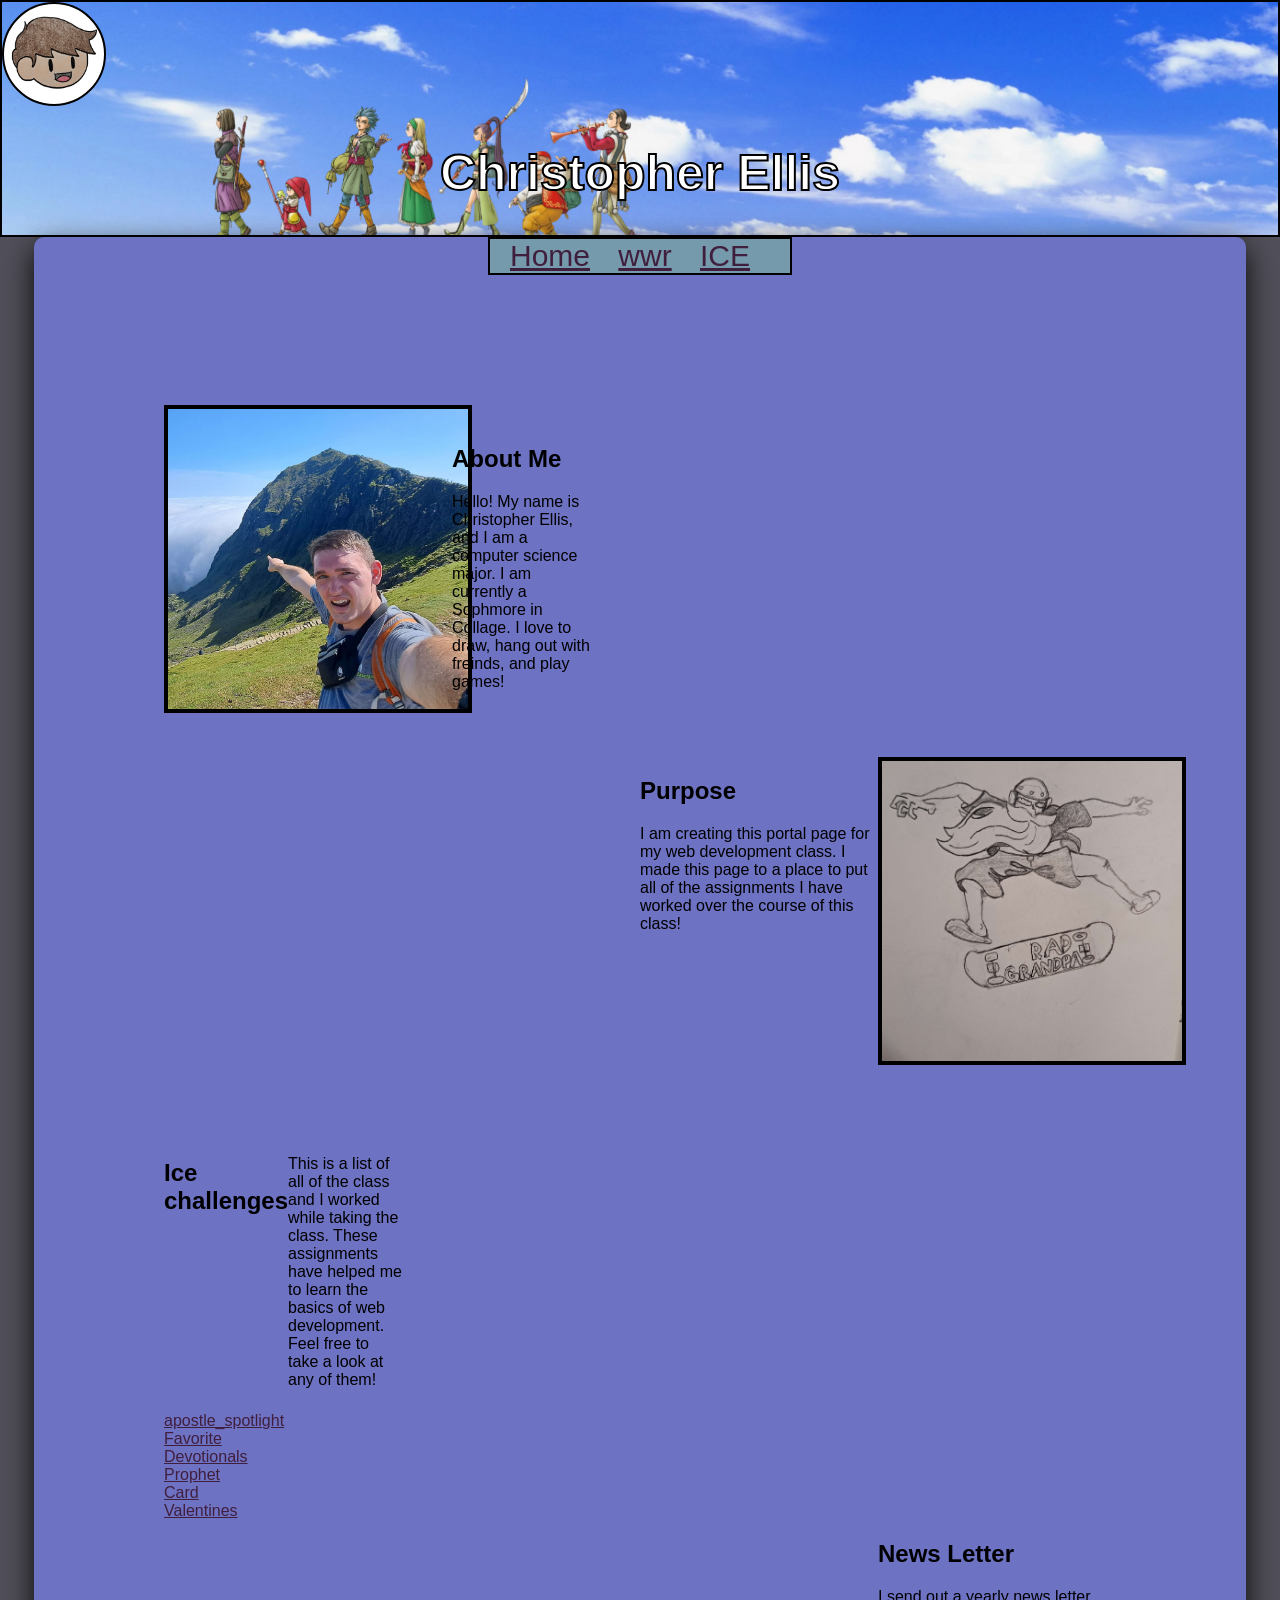
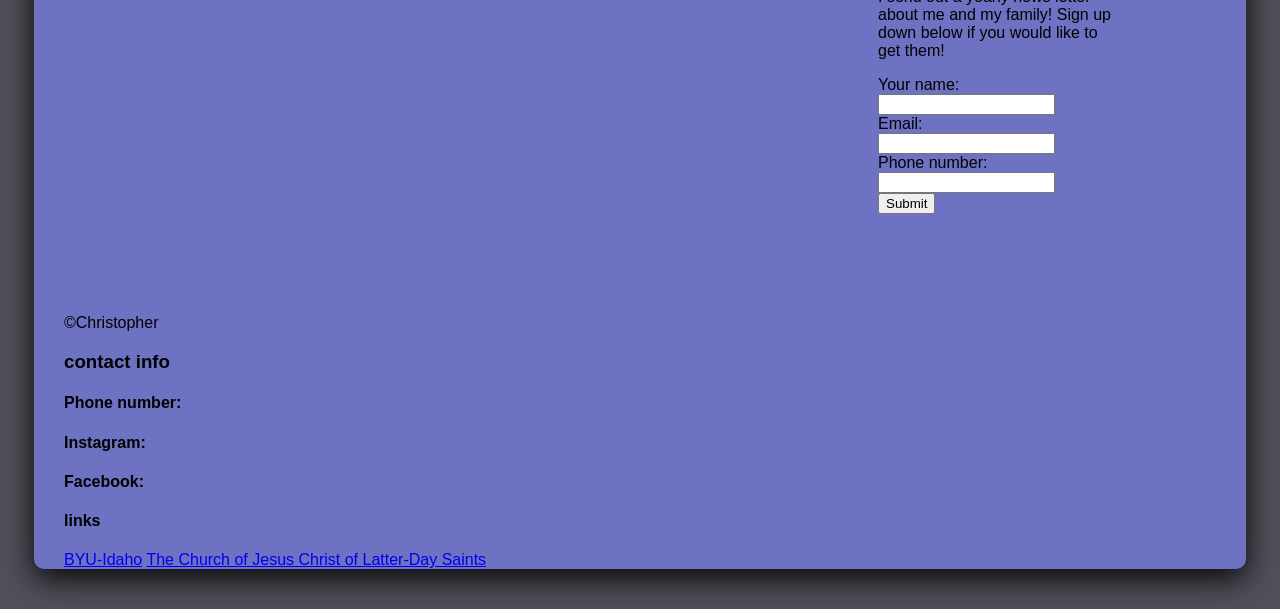
<file: index.html>
<!DOCTYPE html>
<html lang="en">
<head>
    <meta charset="UTF-8">
    <meta name="viewport" content="width=device-width, initial-scale=1.0">
    <title>My first webpage</title>
    <link rel="stylesheet" href="styles/styles.css">
</head>
<body>
    <header class="title">     
        <img id="logo" src="/images/chrislogo.png" alt="chris logo">
        <h1>Christopher Ellis</h1>
    </header>
    <div class="container">
        <nav id="top">
            <a href="index.html">Home</a>
            <a href="wwr/index.html">wwr</a>
            <a href="ice/index.html">ICE</a>
        </nav>
        <div class = "container_two">
        <img id = "about_img" src="images/me.jpg" alt="about img">
        <div class="about_info">
            <h2>About Me</h2>
            <p>Hello! My name is Christopher Ellis, and I am a computer science major. I am currently a Sophmore in Collage. I love to draw, hang out with freinds, and play games!</p>
        </div>
        <div class="purpose_info">
            <h2>Purpose</h2>
            <p>I am creating this portal page for my web development class. I made this page to a place to put all of the assignments I have worked over the course of this class! </p>
        </div>
        <img id= "purpose_img" src="images/rad_gpaw.jpg" alt="about img">
        <div class="ICE">
            <h2>Ice challenges</h2>
            <nav>        
                <a href="ice/apostle_spotlight/">apostle_spotlight</a>
                <a href="ice/favorite_devo/">Favorite Devotionals</a>
                <a href="ice/prophet_cards/">Prophet Card</a>
                <a href="ice/valentines/">Valentines</a>
            </nav>
            <p>This is a list of all of the class and I worked while taking the class. These assignments have helped me to learn the basics of web development.
                Feel free to take a look at any of them!
            </p>
        </div>
        <div id="newsletter">
            <h2>News Letter</h2>
            <p>I send out a yearly news letter about me and my family! Sign up down below if you would like to get them!</p>
            <form action="/action_page.php">
                <label for="name">Your name:</label><br>
                <input type="text" id="name" name="First and last name" value=""><br>
                <label for="email">Email:</label><br>
                <input type="text" id="email" name="Email" value=""><br>
                <label for="Phone number">Phone number:</label><br>
                <input type="text" id="number" name="number" value=""><br>
                <input type="submit" value="Submit">
            </form>
        </div>
        </div>
        <footer>
            &copy;Christopher
            <div>
                <h3>contact info</h3>
                <h4>Phone number: </h4>
                <h4>Instagram: </h4>
                <h4>Facebook: </h4>
            </div>
            <div>
                <h4>links</h4>
                <a href="https://www.byui.edu/">BYU-Idaho</a>
                <a href="https://www.churchofjesuschrist.org/?lang=eng">The Church of Jesus Christ of Latter-Day Saints</a>
            </div>
        </footer>
    </div>
</body>
</html>
</file>
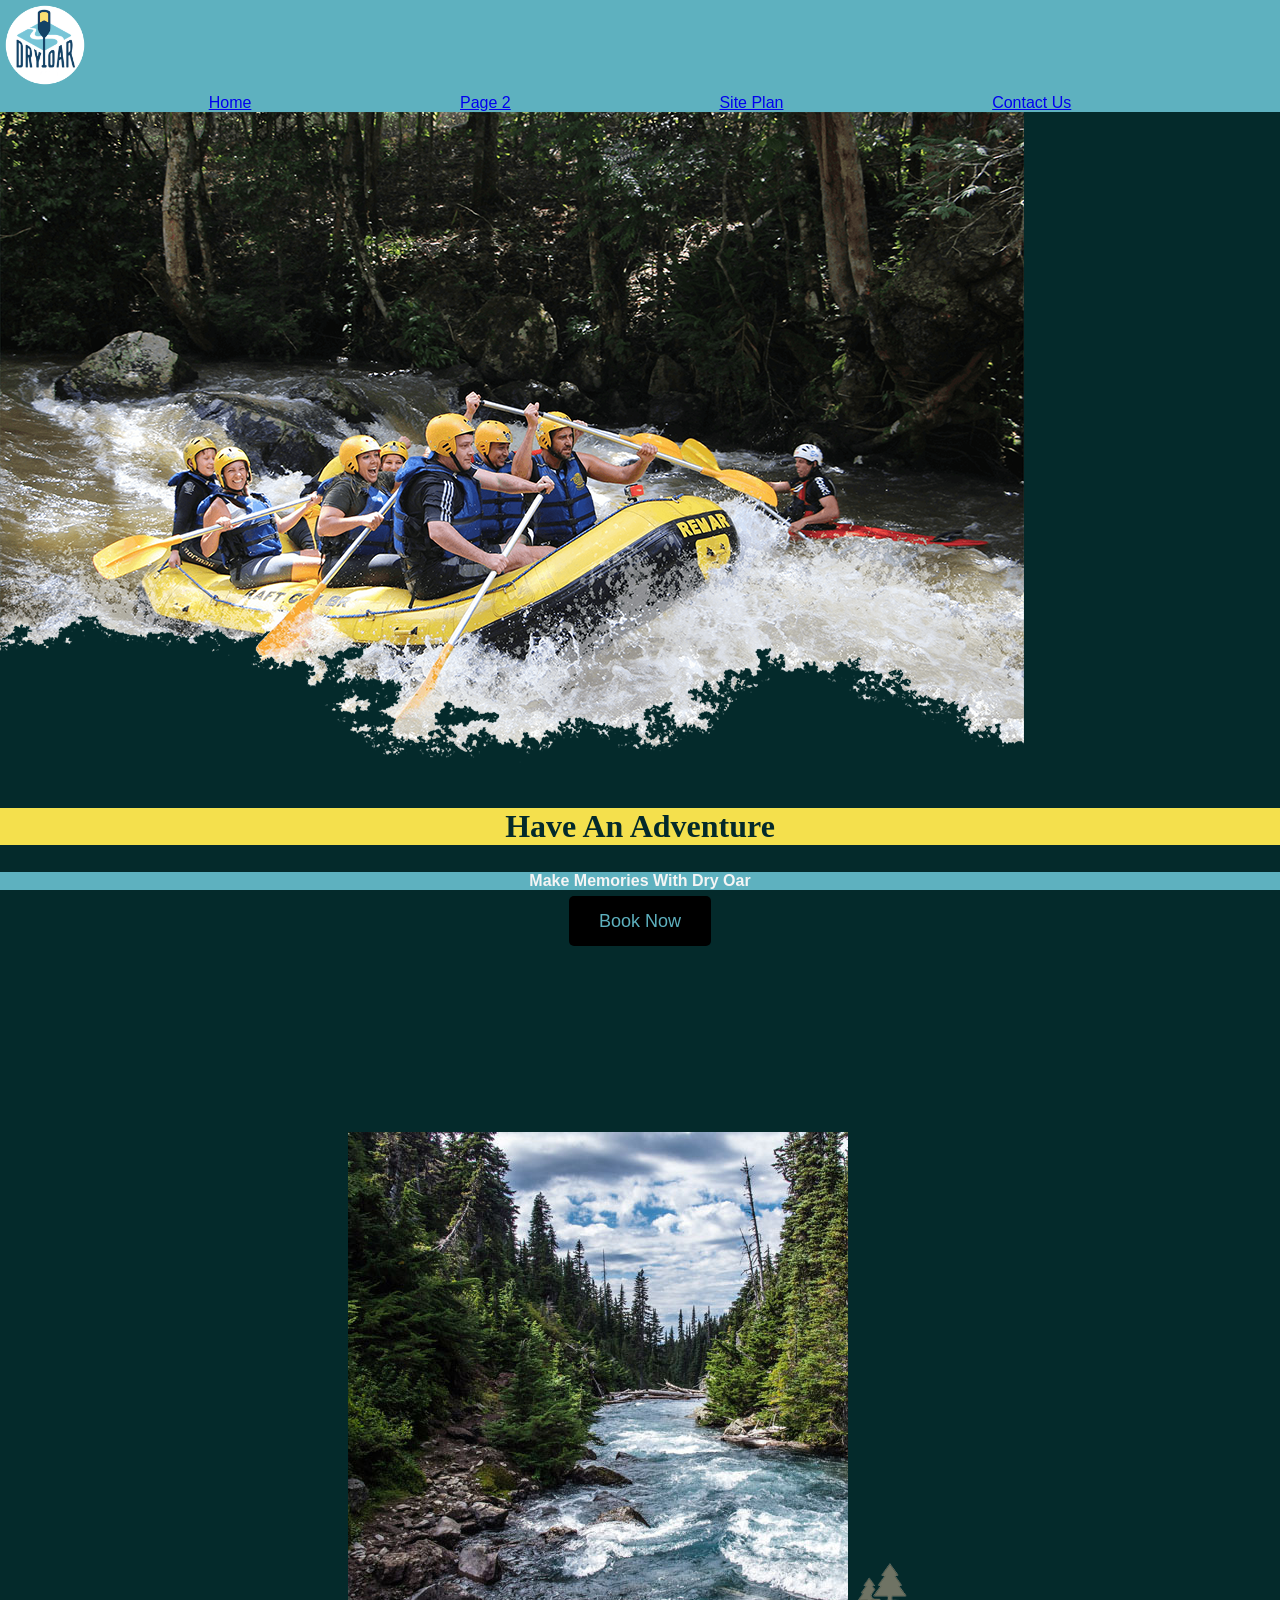
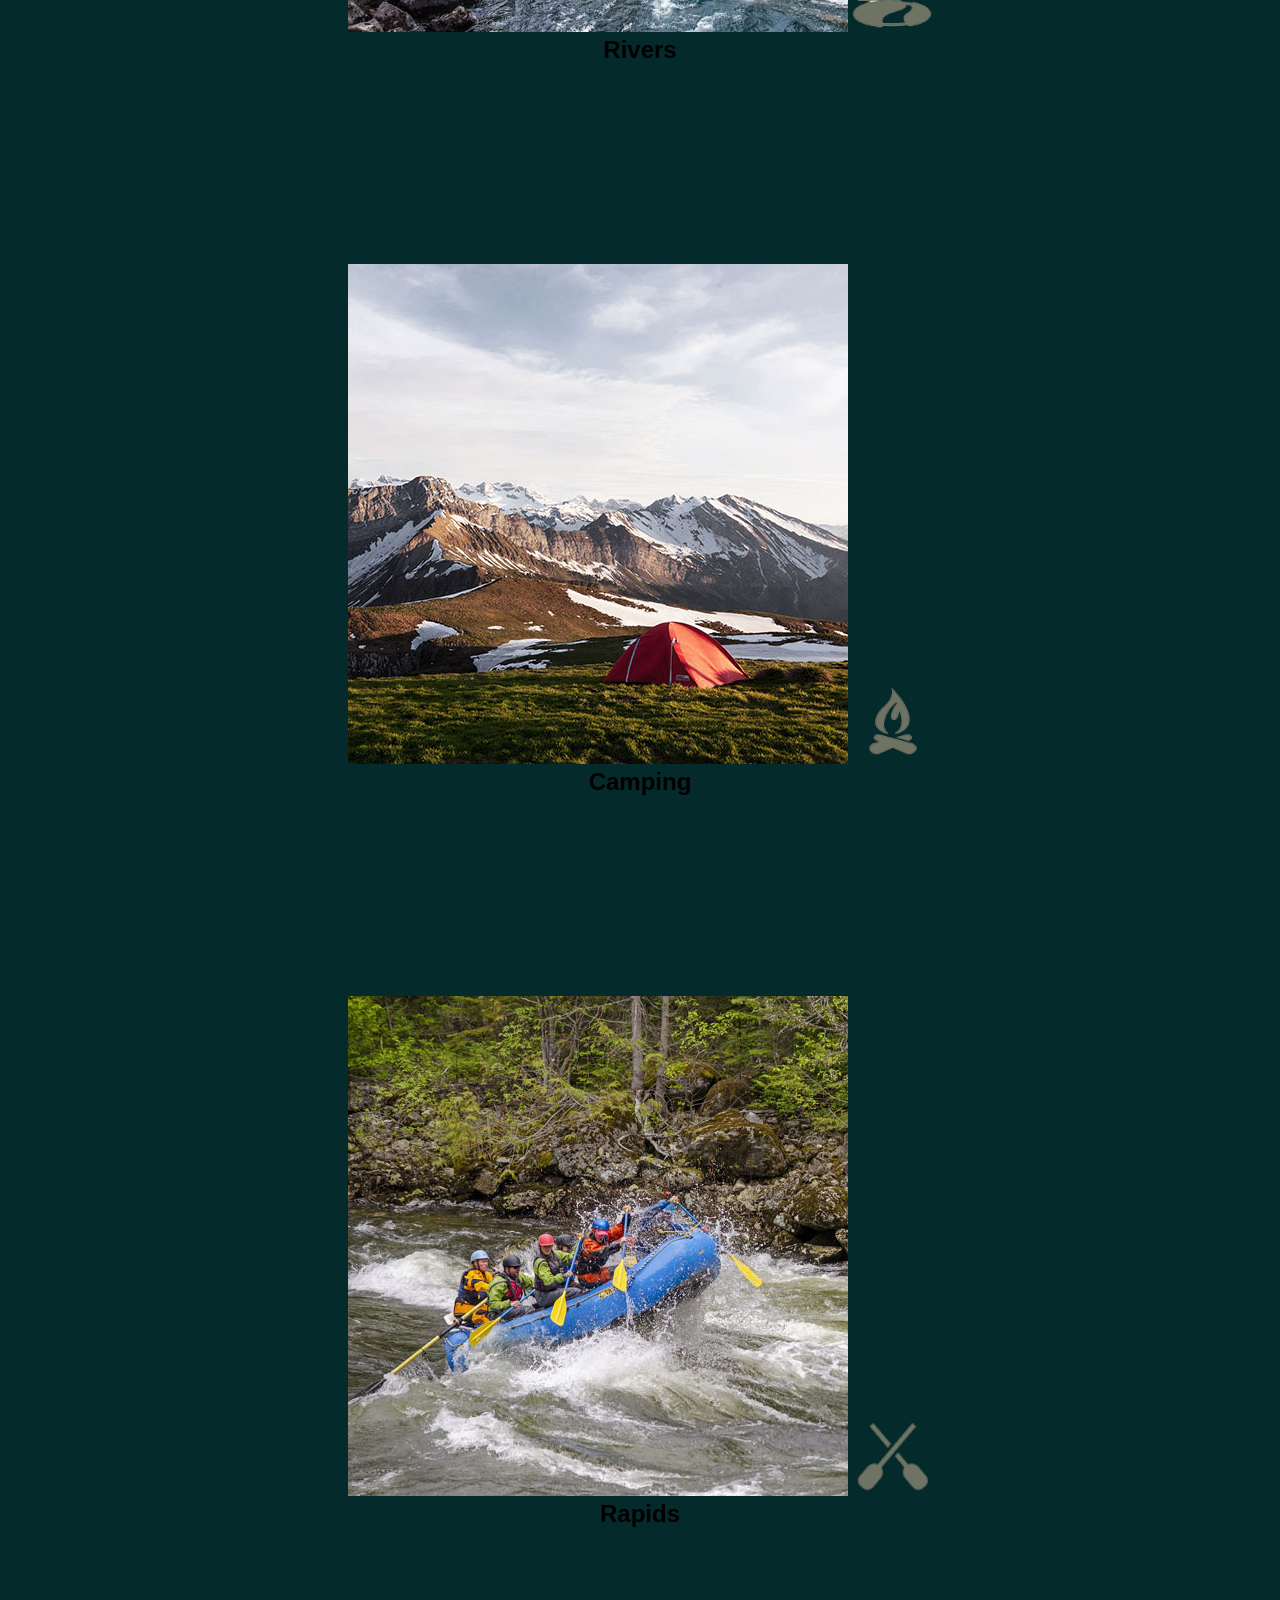
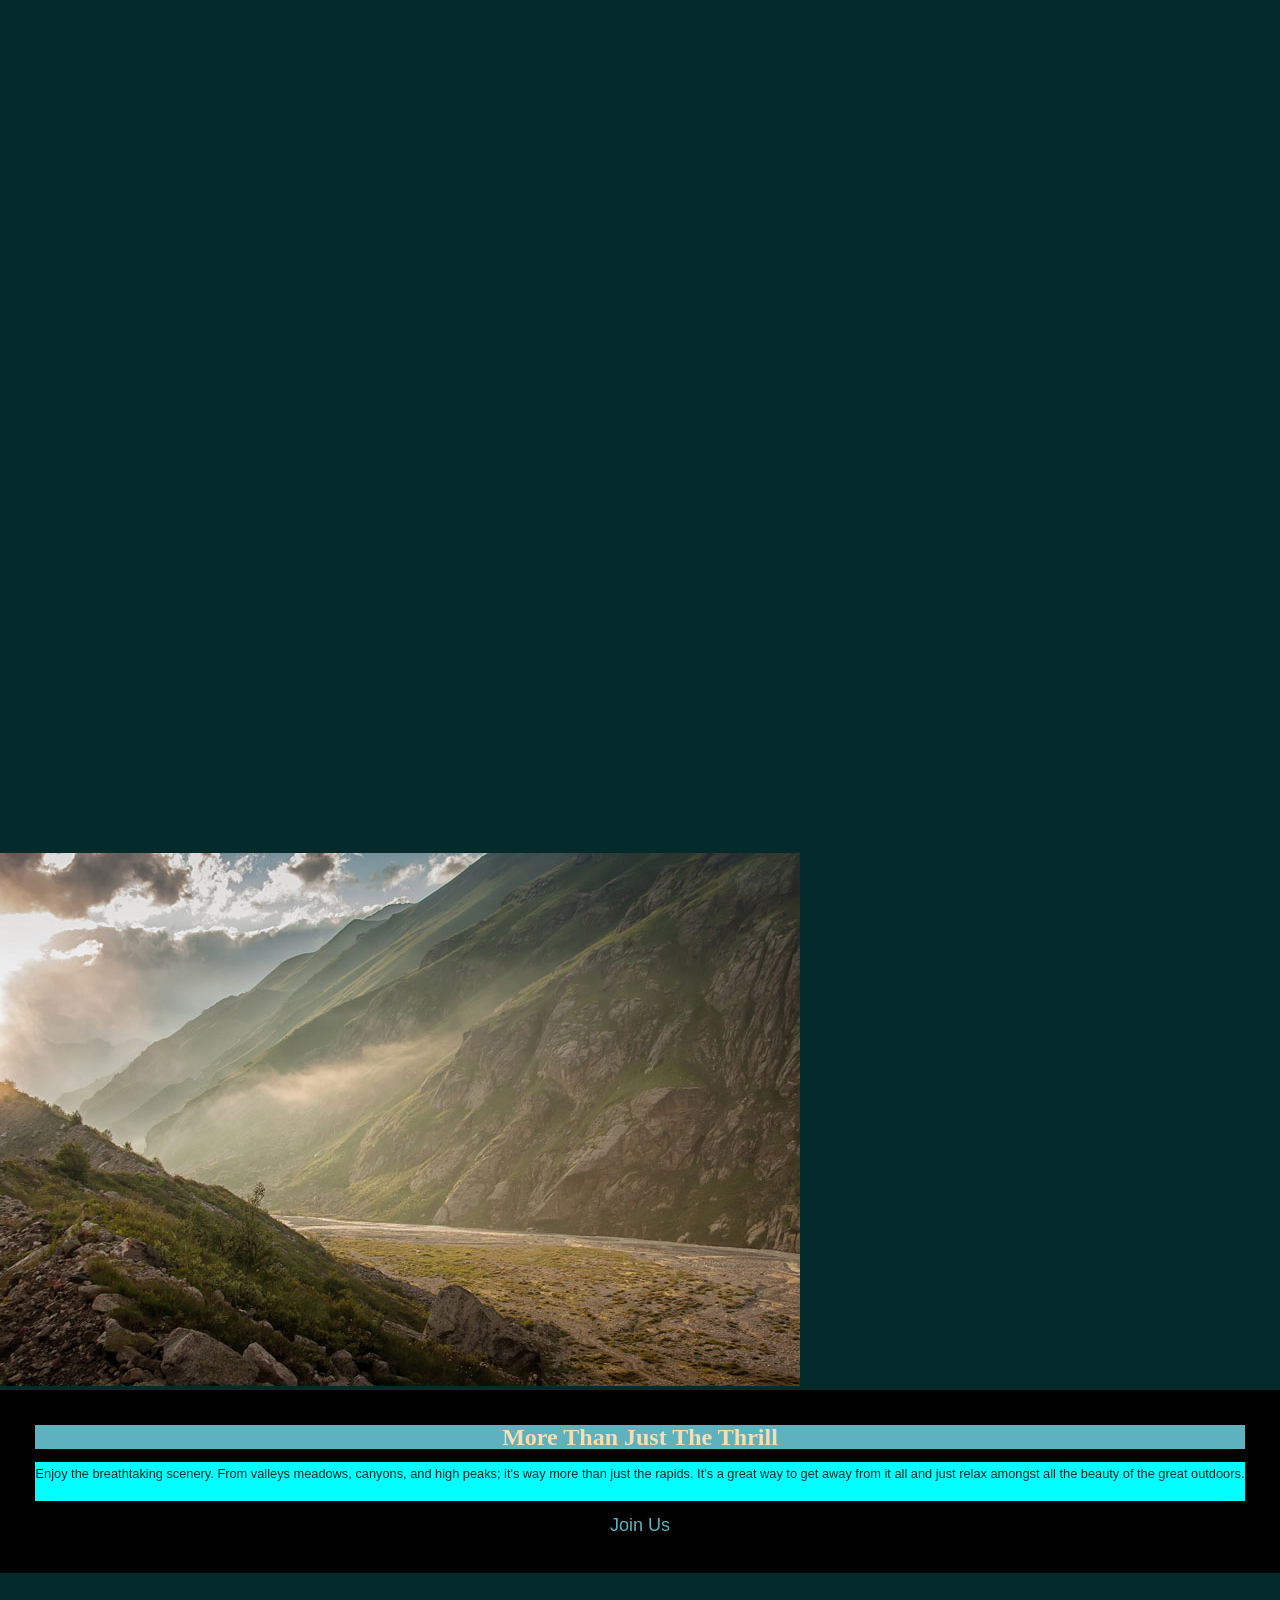
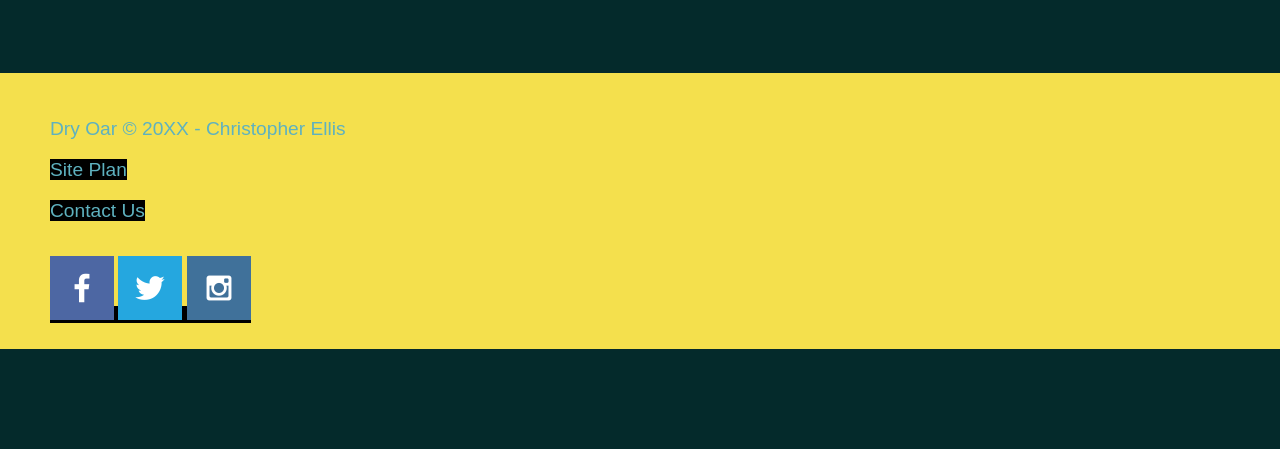
<file: wwr/index.html>
<!DOCTYPE html>
<html lang="en">
<head>
    <meta charset="UTF-8">
    <meta name="viewport" content="width=device-width, initial-scale=1.0">
    <title>Whitewater Rafting Vacations | Dry Oar Logo | Home</title> 
    <link rel="stylesheet" href="styles/style.css">
</head>
<body>
    <div id="content">
        <header>
            <a id="logo_link" href="index.html">
                <img class = "logo" src="images/logo.png" alt="Dry Oar Logo">
            </a>
            <nav>
                <a href="index.html">Home</a>
                <a href="#">Page 2</a>
                <a href="site-plan-rafting.html">Site Plan</a>
                <a href="contactus.html">Contact Us</a>
            </nav>
        </header>
        <div id="hero">
            <div id="hero-box">
                <img id="hero-img" src="images/hero.png" alt="People enjoying white water rafting">
            </div>
            <section id="hero-msg">
                <h1 class="home-title">Have An Adventure</h1>
                <h4>Make Memories With Dry Oar</h4>
                <div class='button-box'>
                    <a class='book' href="contactus.html">Book Now</a>
                </div>
            </section>
        </div>
        <main class="home-grid">
            <section class="rivers-card">
                <img class="card-img" src="images/rivers.jpg" alt="river in forest">
                <img class="icon" src="images/river_icon.png" alt="river icon">
                <h2>Rivers</h2>
            </section>
            <section class="camping-card">
                <img class="card-img" src="images/camping.jpg" alt="tent in mountians">
                <img class="icon" src="images/fire_icon.png" alt="fire icon">
                <h2>Camping</h2>
            </section>
            <section class="rapids-card">
                <img class="card-img" src="images/rapids.jpg" alt="rafting boat">
                <img class="icon" src="images/oars.png" alt="oars icon">
                <h2>Rapids</h2>
            </section>
            <div id="background"></div>
            <img class="mountains" src="images/mountains.jpg" alt="Misty mountains">
            <section class="msg">
                <h2>More Than Just The Thrill</h2>
                <p>Enjoy the breathtaking scenery. From valleys meadows, canyons, and high peaks;
                    it's way more than just the rapids. It's a great way to get away from it all 
                    and just relax amongst all the beauty of the great outdoors.
                </p>
                <a class="join" href="rivers.html">Join Us</a>
            </section>
        </main>
        <footer>
            <p>Dry Oar &copy; 20XX - Christopher Ellis</p>
            <p><a href="site-plan-rafting.html">Site Plan</a></p>
            <p><a href="contactus.html">Contact Us</a></p>
            <div class="social"> 
                <a href="https://facebook.com" target="_blank">
                    <img src="images/facebook.png" alt="fb icon">
                </a>
                <a href="https://twitter.com" target="_blank">
                    <img src="images/twitter.png" alt="twitter icon">
                </a>
                <a href="https://instagram.com" target="_blank">
                    <img src="images/instagram.png" alt="instagram icon">
                </a>
            </div>
        </footer>
    </div>
</body>
</html>
</file>
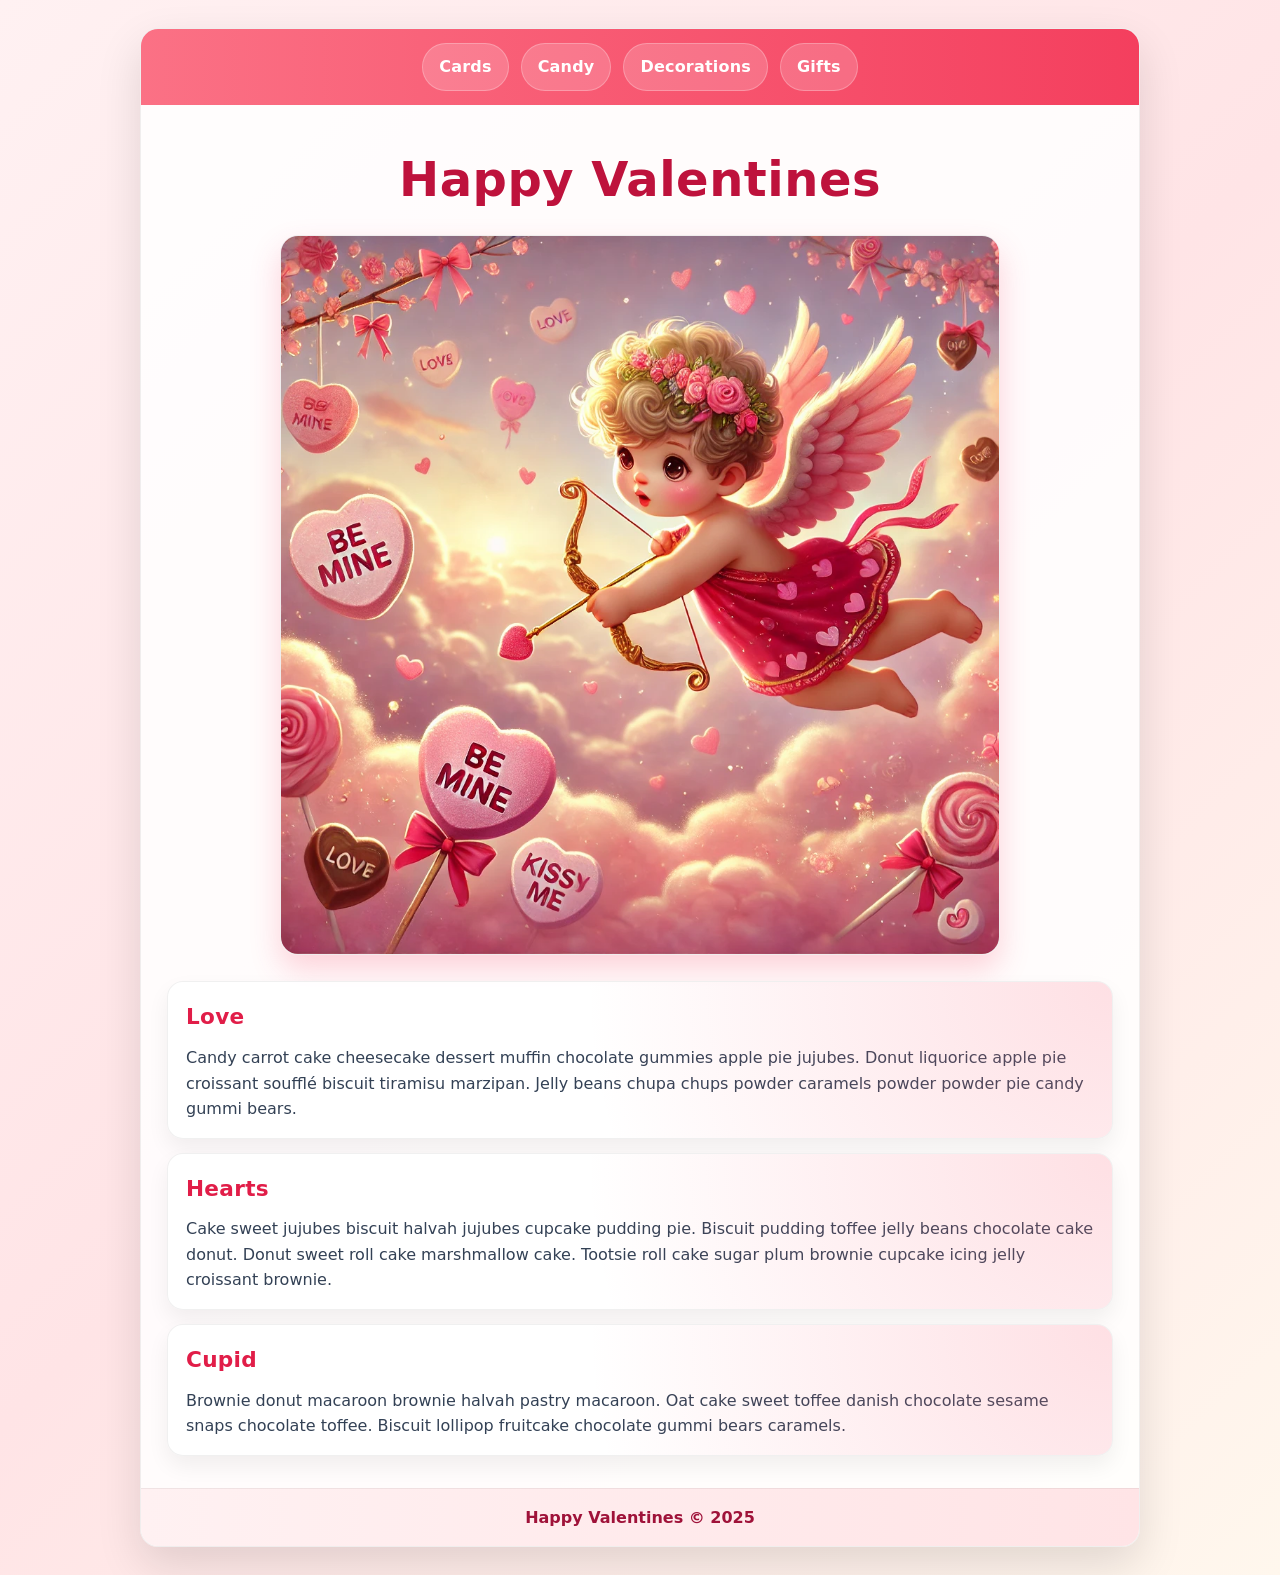
<file: ice/valentines/valentines/index.html>
<!DOCTYPE html>
<html lang="en">

<head>
    <meta charset="UTF-8">
    <meta name="viewport" content="width=device-width, initial-scale=1.0">
    <title>Happy Valentines Page</title>
    <link rel="stylesheet" href="styles/styles.css">
</head>

<body>
    <div id="wrapper">
        <header>
            <nav>
                <ul>
                    <li>Cards</li>
                    <li>Candy</li>
                    <li>Decorations</li>
                    <li>Gifts</li>
                </ul>
            </nav>
        </header>
        <main>
            <h1>Happy Valentines</h1>
            <img src="images/valentines.png">
            <section>
                <h2>Love</h2>
                <p>Candy carrot cake cheesecake dessert muffin chocolate gummies apple
                    pie jujubes. Donut liquorice apple pie croissant soufflé biscuit
                    tiramisu marzipan. Jelly beans chupa chups powder caramels powder
                    powder pie candy gummi bears. </p>
            </section>
            <section>
                <h2>Hearts</h2>
                <p>Cake sweet jujubes biscuit halvah jujubes cupcake pudding pie. Biscuit
                    pudding toffee jelly beans chocolate cake donut. Donut sweet roll cake
                    marshmallow cake. Tootsie roll cake sugar plum brownie cupcake icing
                    jelly croissant brownie.</p>
            </section>
            <section>
                <h2>Cupid</h2>
                <p>Brownie donut macaroon brownie halvah pastry macaroon. Oat cake sweet
                    toffee danish chocolate sesame snaps chocolate toffee. Biscuit lollipop
                    fruitcake chocolate gummi bears caramels.</p>
            </section>
        </main>
        <footer>
            Happy Valentines &copy; 2025
        </footer>
    </div>
</body>

</html>
</file>
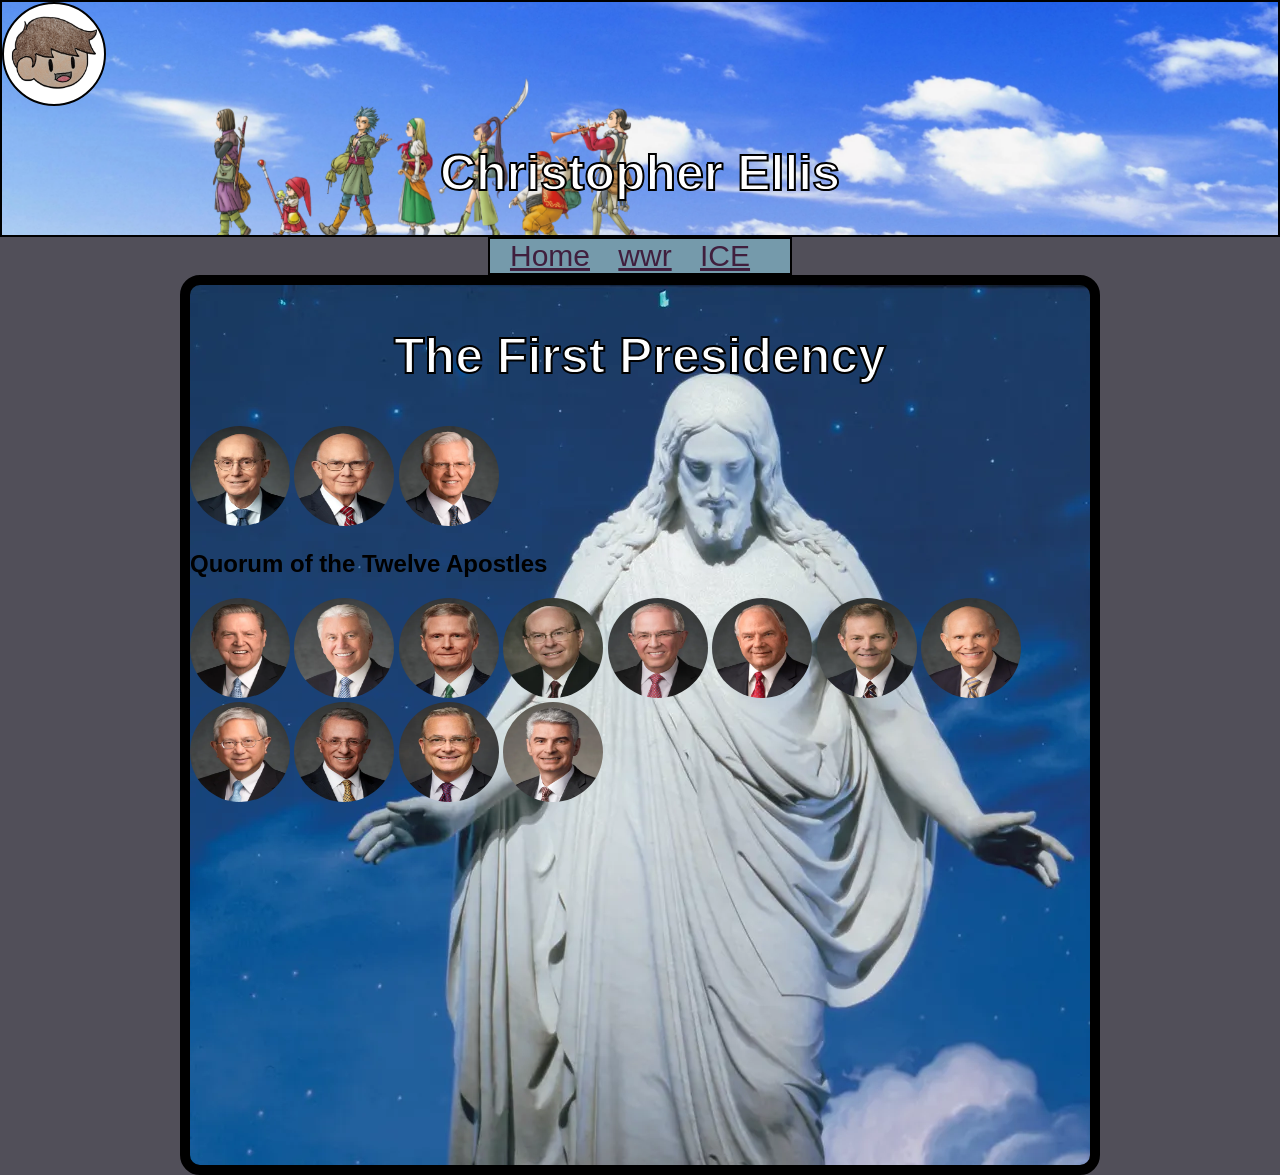
<file: ice/apostle_spotlight/apostles.html>
<!DOCTYPE html>
<html lang="en">
<head>
    <meta charset="UTF-8">
    <meta name="viewport" content="width=device-width, initial-scale=1.0">
    <title>Apostles Spotlights</title>
    <style>
        body {
            font-family: Arial, sans-serif;
            background: #514F59;
            text-decoration-color: white;
            background-size: cover;
            background-position: center;
            margin: 0;
        }
        header.title{
            border: 2px solid black;
            background-image: url(/images/filler-titlebg.png);
            background-size: cover;
            background-position: 0px 570px;
            height:auto;
            margin: 0;
        }
        #logo{
            border: 2px solid black;
            border-radius: 50%;
            width: 100px;
            height: 100px;
            background-color: white;
        }
        h1{
            text-align: center;
            font-size: 50px;
            color: white;
            -webkit-text-stroke-width: 2px;
            -webkit-text-stroke-color: black;
        }
        #top{
            background-color: #759AAB;
            width: 30px;
            margin: auto;
            position: sticky;
            top: 0;
            text-align:center;
            font-size: 30px;
            border:2px solid black;
            width: 300px;
            z-index: 9999;
        }
        nav a{
            margin-right: 20px;
            color: #401F3E;
        }
        .card{
            width: 900px;
            height: 880px;
            margin-left: auto;
            margin-right:auto;
            border: 10px solid black;
            border-radius: 20px;
            background-image: url('images/christus.webp');
            background-size: auto;
        }
        #councilor{
            border: 15px;
            border-radius: 50%;
            width: 100px;
            height: 100px;
        }
        #apostle{
            border: 15px;
            border-radius: 50%;
            width: 100px;
            height: 100px;
        }
        #prophet{
            border: 15px;
            border-radius: 50%;
            width: 100px;
            height: 100px;
        }
        header.title{
            border: 2px solid black;
            background-image: url(/images/filler-titlebg.png);
            background-size: cover;
            background-position: 0px 570px;
            height:auto;
            margin: 0;
        }

    </style>
</head>
<body>
    <header class="title">     
    <img id="logo" src="/images/chrislogo.png" alt="chris logo">
    <h1>Christopher Ellis</h1>
    </header>
    <nav id="top">
        <a href="index.html">Home</a>
        <a href="wwr/index.html">wwr</a>
        <a href="ice/index.html">ICE</a>
    </nav>
    <section class="card">
         <h1>The First Presidency</h1>
         <img id = "councilor" src="images/eyring.webp" alt="elder eyring">
         <img id = "prophet" src="images/oaks.webp" alt="president oaks">
         <img id = "councilor" src="images/christofferson.webp" alt="elder christofferson">
         <h2>Quorum of the Twelve Apostles</h2>
         <img id = "apostle"src="images/holland.webp" alt="elder holland">
         <img id = "apostle"src="images/uchtdorf.webp" alt="elder uchtdorf">
         <img id = "apostle"src="images/bednar.webp" alt="elder bednar">
         <img id = "apostle"src="images/cook.webp" alt="elder cook">
         <img id = "apostle"src="images/anderson.webp" alt="elder anderson">
         <img id = "apostle"src="images/rasband.webp" alt="elder rasband">         
         <img id = "apostle"src="images/stevenson.webp" alt="elder stevenson">
         <img id = "apostle"src="images/renlund.webp" alt="elder renlund">
         <img id = "apostle"src="images/gong.webp" alt="elder gong">
         <img id = "apostle"src="images/soares.webp" alt="elder soares">
         <img id = "apostle"src="images/kearon.webp" alt="elder kearon">
         <img id = "apostle"src="images/causse.webp" alt="elder causse">
    </section>
       

</body>
</html>
</file>
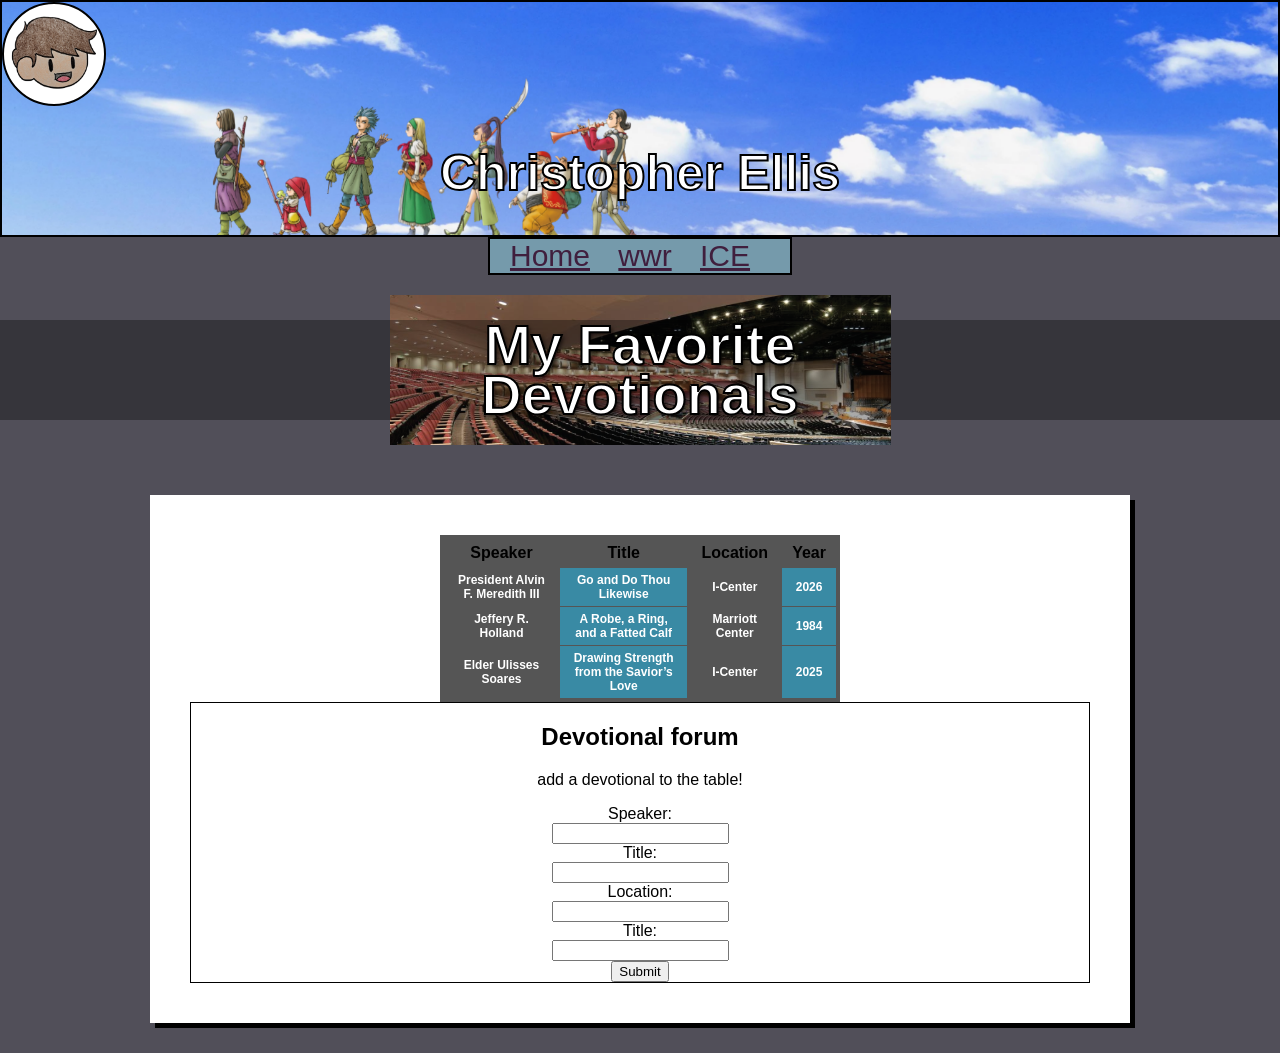
<file: ice/favorite_devo/favdevo.html>
<!DOCTYPE html>
<html lang="en">
<head>
  <meta charset="UTF-8" />
  <meta name="viewport" content="width=device-width, initial-scale=1.0"/>
  <title>My Favorite Devotionals</title>
  <link rel="stylesheet" href="styles/styles.css" />
</head>
<body>
    <header class="title">     
        <img id="logo" src="/images/chrislogo.png" alt="chris logo">
        <h1>Christopher Ellis</h1>
        </header>
        <nav id="top">
            <a href="index.html">Home</a>
            <a href="wwr/index.html">wwr</a>
            <a href="ice/index.html">ICE</a>
        </nav>
  <div class="container">
    <header class="header">
      <div class="header-image">
        <h1>My Favorite<br>Devotionals</h1>
      </div>
    </header>
    <main>
      <div class="content-box">
        <table class="table">
          <tr>
            <th>Speaker</th>
            <th>Title</th>
            <th>Location</th>
            <th>Year</th>
          <tr>
          <tr>
            <td>President Alvin F. Meredith III</td>
            <td>Go and Do Thou Likewise</td>
            <td>I-Center</td>
            <td>2026</td>
          </tr>
          <tr>
            <td>Jeffery R. Holland</td>
            <td>A Robe, a Ring, and a Fatted Calf</td>
            <td>Marriott Center</td>
            <td>1984</td>
          </tr>
          <tr>
            <td>Elder Ulisses Soares</td>
            <td>Drawing Strength from the Savior’s Love</td>
            <td>I-Center</td>
            <td>2025</td>
          </tr>
        </table>
        <div id="form">
          <h2>Devotional forum</h2>
          <p>add a devotional to the table!</p>
            <form action="/action_page.php">
              <label for="speaker">Speaker:</label><br>
              <input type="text" id="speaker" name="speaker" value=""><br>
              <label for="title">Title:</label><br>
              <input type="text" id="title" name="title" value=""><br>
              <label for="location">Location:</label><br>
              <input type="text" id="location" name="location" value=""><br>
              <label for="Year">Title:</label><br>
              <input type="text" id="year" name="year" value=""><br>
              <input type="submit" value="Submit">
            </form>
          <div>
      </div>
    </main>
  </div>
</body>
</html>
</file>
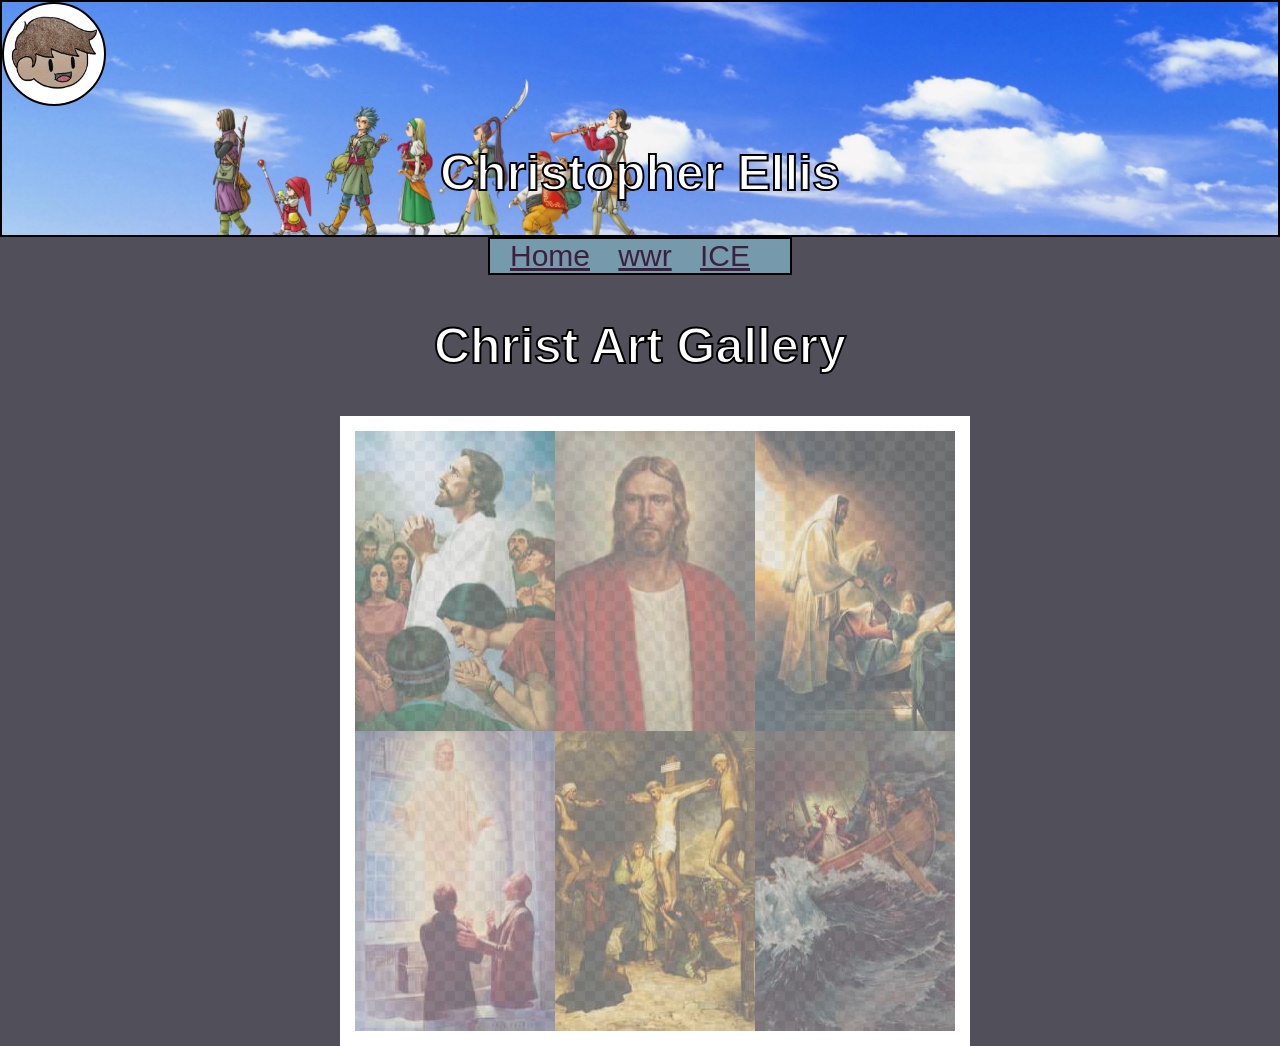
<file: ice/gallery/gallery.html>
<!DOCTYPE html>
<html lang="en">
<head>
    <meta charset="UTF-8">
    <meta name="viewport" content="width=device-width, initial-scale=1.0">
    <title>Images of Christ</title>
    <style>
        body {
            font-family: Arial, sans-serif;
            background: #514F59;
            text-decoration-color: white;
            background-size: cover;
            background-position: center;
            margin: 0;
        }
        header.title{
            border: 2px solid black;
            background-image: url(/images/filler-titlebg.png);
            background-size: cover;
            background-position: 0px 570px;
            height:auto;
            margin: 0;
        }
        #logo{
            border: 2px solid black;
            border-radius: 50%;
            width: 100px;
            height: 100px;
            background-color: white;
        }
        h1{
            text-align: center;
            font-size: 50px;
            color: white;
            -webkit-text-stroke-width: 2px;
            -webkit-text-stroke-color: black;
        }
        #top{
            background-color: #759AAB;
            width: 30px;
            margin: auto;
            position: sticky;
            top: 0;
            text-align:center;
            font-size: 30px;
            border:2px solid black;
            width: 300px;
            z-index: 9999;
        }
        nav a{
            margin-right: 20px;
            color: #401F3E;
        }
        #wrapper{
            width: 600px;
            margin: 0 auto;
        }
        nav {
            color: white;
            text-align: center;
            font-family: Haettenschweiler, 'Arial Narrow Bold', sans-serif;
        }
        #gallery{
            display: grid;
            grid-template-columns: 200px 200px 200px;
            border: 15px solid rgb(255, 255, 255);
            width: 100%;
            background-color: #ddd;
            background-image:
                linear-gradient(45deg, #ccc 26%, transparent 26%), 
                linear-gradient(135deg, #ccc 26%, transparent 26%),
                linear-gradient(45deg, transparent 75%, #ccc 75%),
                linear-gradient(135deg, transparent 75%, #ccc 75%);
            background-size: 20px 20px; /* Must be a square */
            background-position: 0 0, 10px 0, 10px -10px, 0px 10px; 
            
        }
        #gallery a {
            cursor: url('images/christus.png'), pointer;
        }
        #gallery img {
            /* make a thumbnail of the image that is 200x300 
               instead of using width and height here to help the page load faster */
            width: 200px; 
            height: 300px;

            opacity:50%;
            display:block;
        }
        #gallery img:hover{
            opacity: 100%;
        }
    </style>
</head>
<body>
        <header class="title">     
            <img id="logo" src="/images/chrislogo.png" alt="chris logo">
            <h1>Christopher Ellis</h1>
        </header>
        <nav id="top">
            <a href="index.html">Home</a>
            <a href="wwr/index.html">wwr</a>
            <a href="ice/index.html">ICE</a>
        </nav>
    <div id="wrapper">
        <nav>
            <h1>Christ Art Gallery</h1>
        </nav>
        <main>
            <div id="gallery">
                <a href="images/big/img1.jpg"><img src="images/small/img1 (1).jpg" alt="huge file size" ></a>
                <a href="images/big/img2.jpg"><img src="images/small/img2 (1).jpg" alt="huge file size" ></a>
                <a href="images/big/img3.jpg"><img src="images/small/img3 (1).jpg" alt="huge file size" ></a>
                <a href="images/big/img4.jpg"><img src="images/small/img4 (1).jpg" alt="huge file size" ></a>
                <a href="images/big/img5.jpg"><img src="images/small/img5 (1).jpg" alt="huge file size" ></a>
                <a href="images/big/img6.jpg"><img src="images/small/img6 (1).jpg" alt="huge file size" ></a>
            </div>
        </main>
    </div>
</body>
</html>
</file>
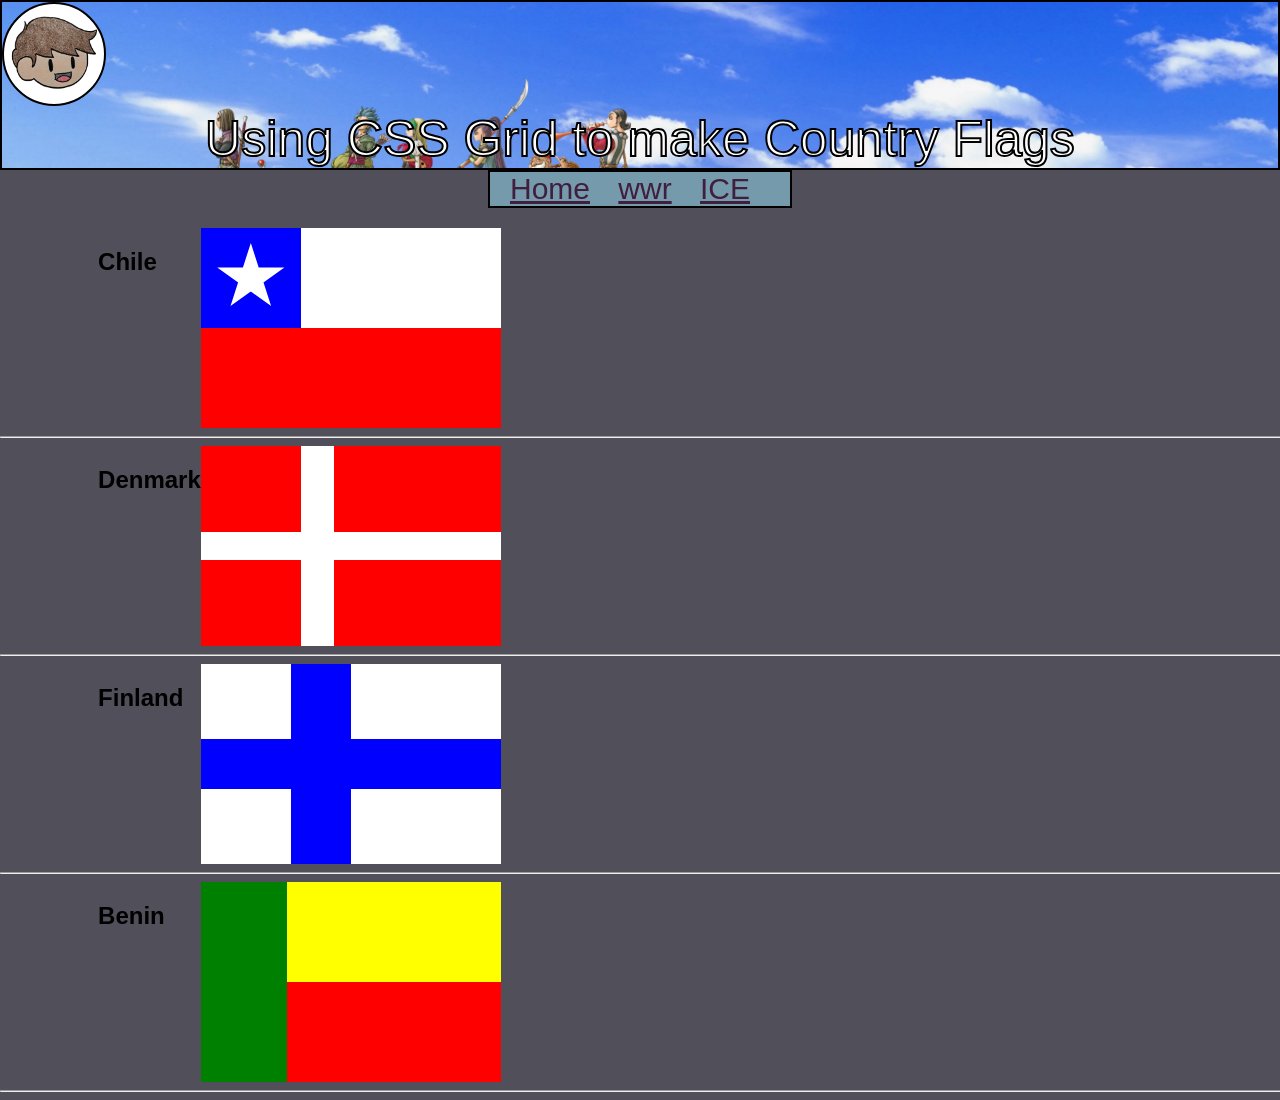
<file: ice/grid_flags/flags.html>
<!DOCTYPE html>
<html lang="en">

<head>
    <meta charset="UTF-8">
    <meta name="viewport" content="width=device-width, initial-scale=1.0">
    <title>Flag</title>
    <style>
        body {
            font-family: Arial, sans-serif;
            background: #514F59;
            text-decoration-color: white;
            background-size: cover;
            background-position: center;
            margin: 0;
        }
        header.title{
            border: 2px solid black;
            background-image: url(/images/filler-titlebg.png);
            background-size: cover;
            background-position: 0px 570px;
            height:auto;
            margin: 0;
        }
        #logo{
            border: 2px solid black;
            border-radius: 50%;
            width: 100px;
            height: 100px;
            background-color: white;
        }
        h1{
            text-align: center;
            font-size: 50px;
            color: white;
            -webkit-text-stroke-width: 2px;
            -webkit-text-stroke-color: black;
        }
        #top{
            background-color: #759AAB;
            width: 30px;
            margin: auto;
            position: sticky;
            top: 0;
            text-align:center;
            font-size: 30px;
            border:2px solid black;
            width: 300px;
            z-index: 9999;
        }
        nav a{
            margin-right: 20px;
            color: #401F3E;
        }

        header h1 {
            margin: 0;
            font-weight: 400;
        }
        main {
            display: grid;
            grid-template-columns: .1fr .1fr 1fr .1fr;
            margin-top: 20px;
        }
        hr {
            width: 100%;
            grid-column: 1 / 5;
        }
        h2 {
            grid-column: 2/3;
        }

        #blue {
            background: blue;
            grid-column: 1 / 2;
            display: grid;
            align-items: center;
            justify-items: center;
        }

        #white {
            background: white;
            grid-column: 2 / 4;
        }

        #red {
            background: red;
            grid-column: 1 / 4;
        }

        #chile {
            display: grid;
            grid-template-columns: 1fr 1fr 1fr;
            grid-template-rows: 1fr 1fr;
            height: 200px;
            width: 300px;
        }

        .star {
            width: 70px;
            aspect-ratio: 1;
            background: white;
            clip-path: polygon(50% 0, 79% 90%, 2% 35%, 98% 35%, 21% 90%);
        }

        #denmark{
            display: grid;
            grid-template-columns: 3fr 1fr 5fr;
            grid-template-rows: 3fr 1fr 3fr;
            height: 200px;
            width: 300px;
        }
        #dred1 {
            background: red;
            grid-column: 1 / 4;
            grid-row: 1/4;
        }
        #dred2{
            background: white;
            grid-column: 1/4;
            grid-row: 2/3;
        }
        #dred3{
            background: white;
            grid-column: 2/3;
            grid-row:1/4;
        }
        #finland{
            display: grid;
            grid-template-columns: 3fr 2fr 5fr;
            grid-template-rows: 3fr 2fr 3fr;
            height: 200px;
            width: 300px;}
        #fwhite1{   
            background: white;
            grid-column: 1 / 4;
            grid-row: 1/4;
            }
        #fwhite2{
            background: blue;
            grid-column: 1/4;
            grid-row: 2/3;}
        #fwhite3{
            background: blue;
            grid-column: 2/3;
            grid-row:1/4;}
        #benin{
            display: grid;
            grid-template-columns: 6fr 6fr 9fr;
            grid-template-rows: 5fr 5fr 10fr;
            height: 200px;
            width: 300px;}
        #bgreen{
            background: green;
            grid-column: 1 / 3;
            grid-row: 1/4;}
        #byellow{
            background: yellow;
            grid-column: 2 / 4;
            grid-row: 1/3;
        }
        #bred{
            background: red;
            grid-column: 2/4;
            grid-row: 3/4;
        }
    </style>
</head>

<body>
    <header class="title">     
    <img id="logo" src="/images/chrislogo.png" alt="chris logo">
    <h1><h1>Using CSS Grid to make Country Flags</h1></h1>
    </header>
    <nav id="top">
        <a href="index.html">Home</a>
        <a href="wwr/index.html">wwr</a>
        <a href="ice/index.html">ICE</a>
    </nav>
    <main>
        <h2>Chile</h2>
        <div id="chile">
            <div id="blue">
                <div class="star"></div>
            </div>
            <div id="white"></div>
            <div id="red"></div>
        </div>
        <hr>

        <h2>Denmark</h2>
        <div id="denmark">
            <div id="dred1"></div>
            <div id="dred2"></div>
            <div id="dred3"></div>
            <div id="dred4"></div>
        </div>
        <hr>

        <h2>Finland</h2>
        <div id="finland">
            <div id="fwhite1"></div>
            <div id="fwhite2"></div>
            <div id="fwhite3"></div>
            <div id="fwhite4"></div>
        </div>
        <hr>

        <h2>Benin</h2>
        <div id="benin">
            <div id="bgreen"></div>
            <div id="byellow"></div>
            <div id="bred"></div>
        </div>
        <hr>
    </main>
</body>

</html>
</file>
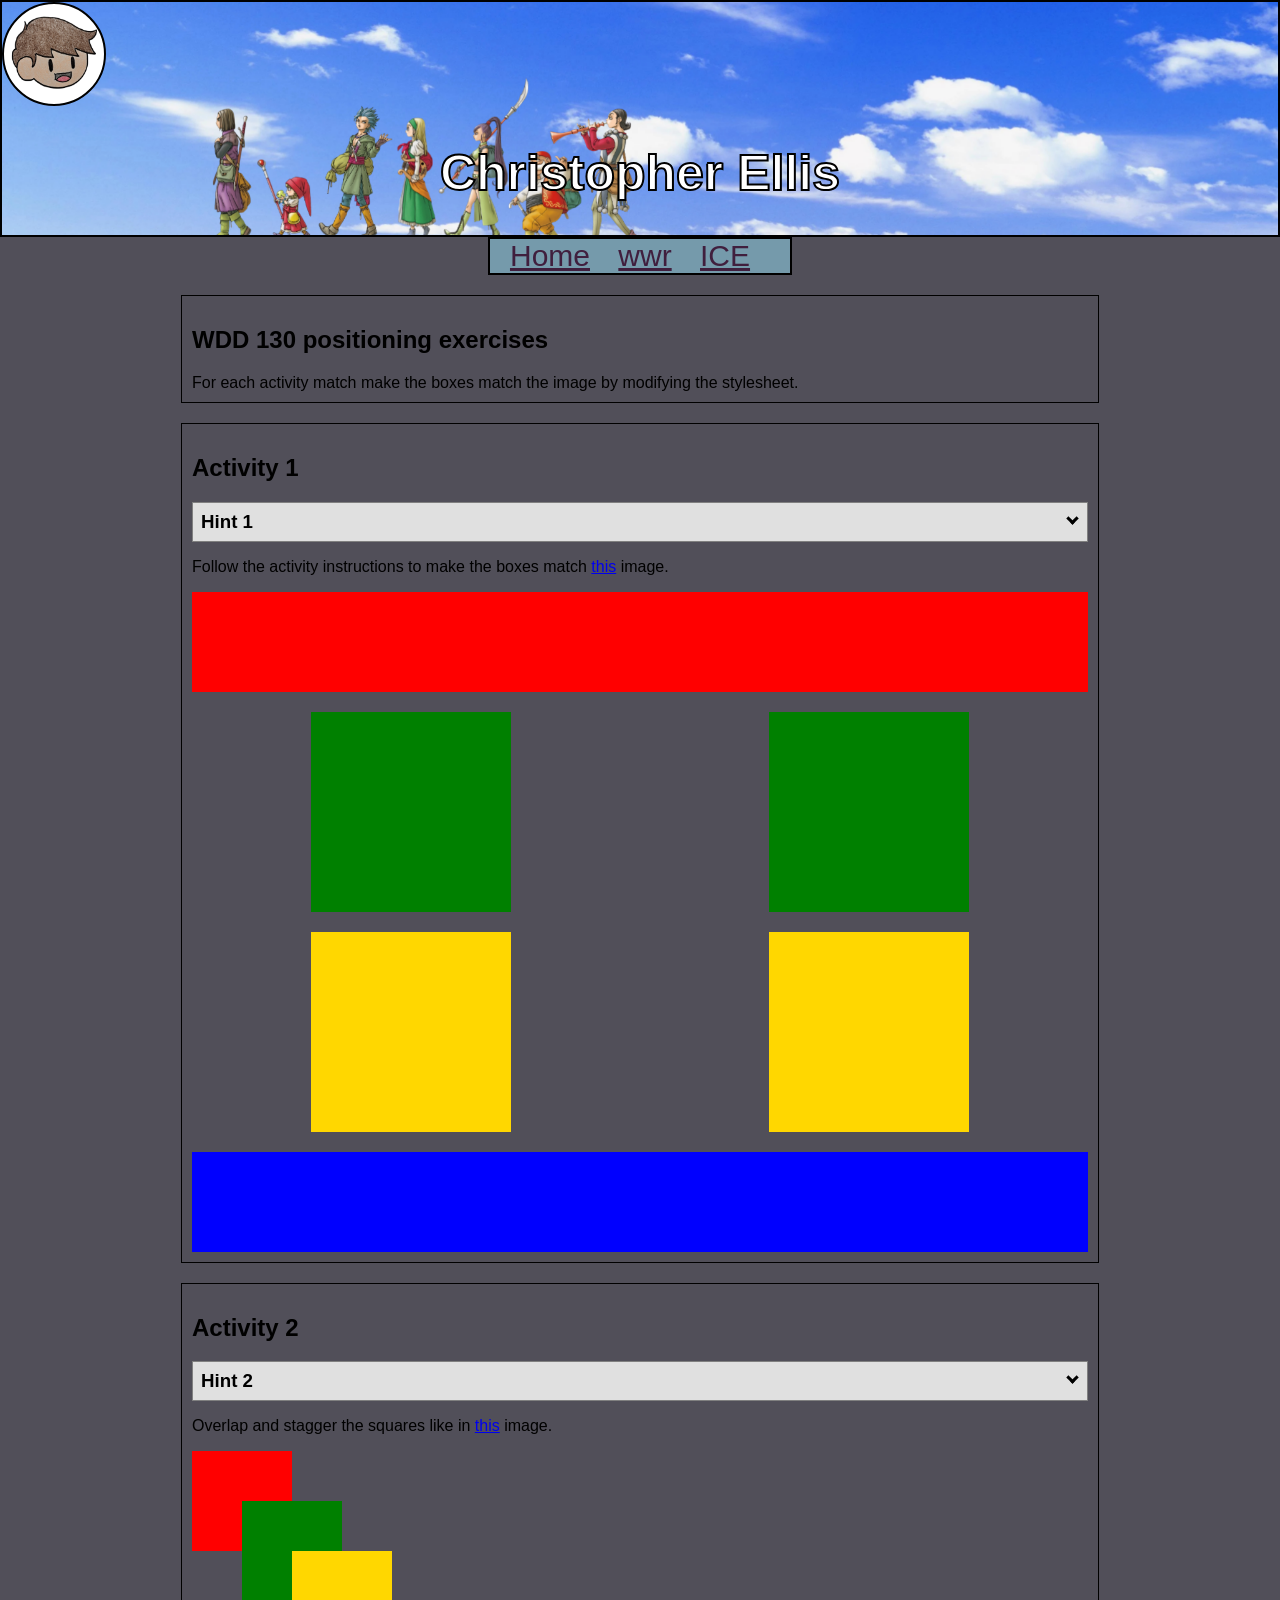
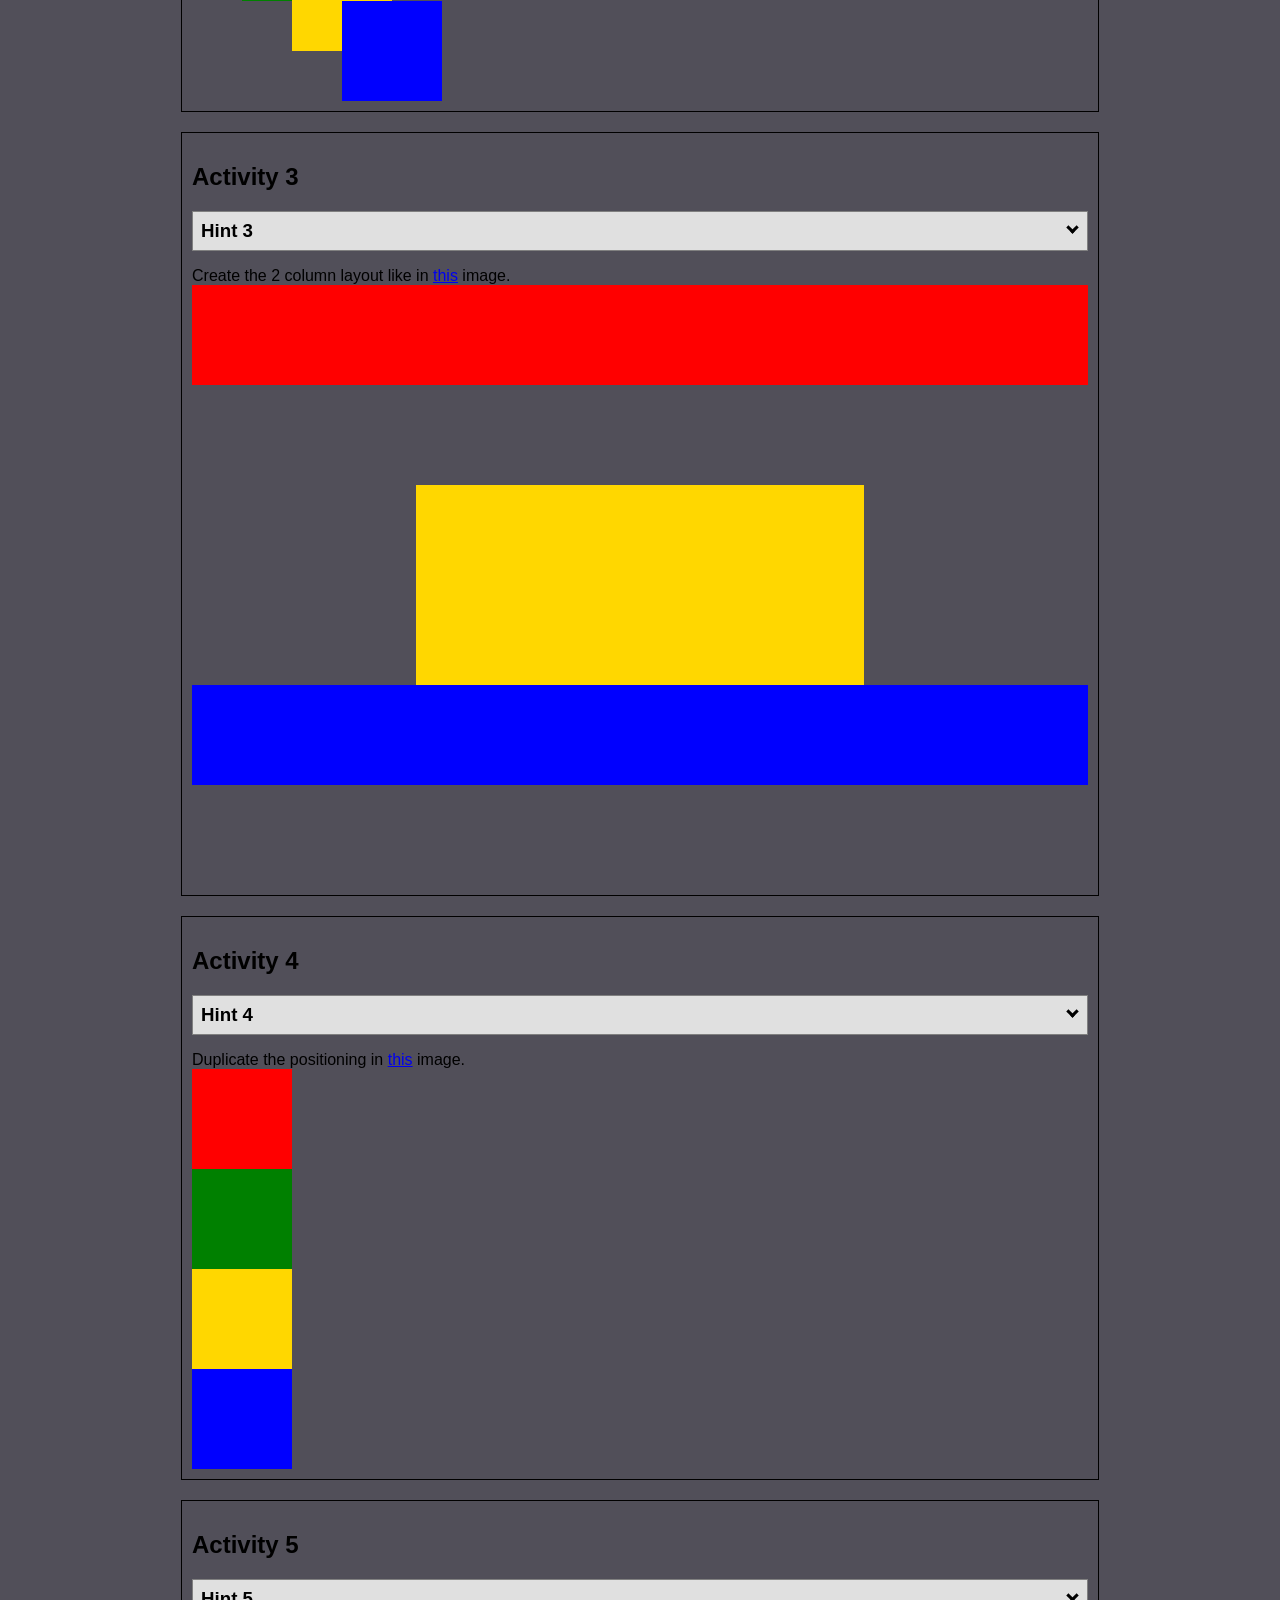
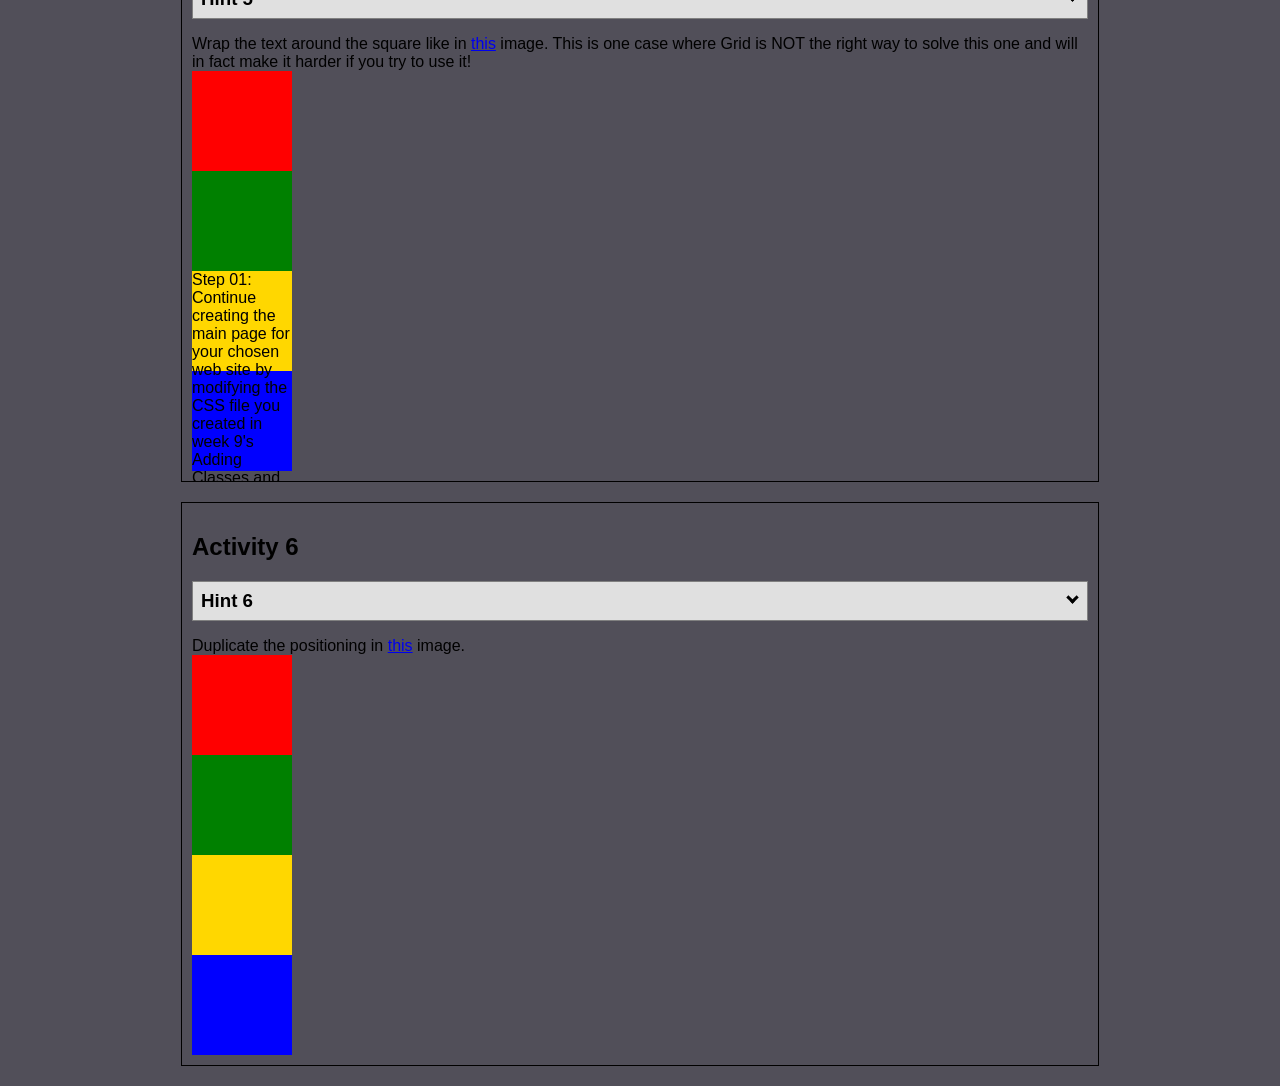
<file: ice/positioning/positioning.html>
<!DOCTYPE html>
<html lang="en">
  <head>
    <!-- HTML - Name: positioning.html -->
    <title>Positioning Activity</title>
    <link rel="stylesheet" type="text/css" href="positionstyles.css" />
  </head>
  <body>
    <header class="title">     
    <img id="logo" src="/images/chrislogo.png" alt="chris logo">
    <h1>Christopher Ellis</h1>
    </header>
    <nav id="top">
        <a href="index.html">Home</a>
        <a href="wwr/index.html">wwr</a>
        <a href="ice/index.html">ICE</a>
    </nav>
    <div class="activity">
      <h2>WDD 130 positioning exercises</h2>
      For each activity match make the boxes match the image by modifying the stylesheet.</div>
    <div class="activity">
      <h2>Activity 1</h2>
      <section class="hint"><input type="checkbox" ><i></i> <h3>Hint 1</h3><div><p>Use the activity instructions for the firt activity</a></p></div></section>
      <p>Follow the activity instructions to make the boxes match  <a href="images/example1.png" target="_blank">this</a> image.</p>
      <div class="content1" >
        <div class="red1" ></div>
        <div class="green1" ></div>
        <div class="green1" ></div>
        <div class="yellow1"></div>
        <div class="yellow1"></div>
        <div class="blue1"></div>
      </div>
    </div>
    <div class="activity">
      <h2>Activity 2</h2>
      <section class="hint"><input type="checkbox" > <h3>Hint 2</h3><i></i><div>
      <ul>
      <li>grid-template-columns: 50px 50px 50px 50px 50px </li></ul></div></section>
      <p>Overlap and stagger the squares like in <a href="images/example2.png" target="_blank">this</a> image.</p>
      <div class="content2" >
        <div class="red2" ></div>
        <div class="green2" ></div>
        <div class="yellow2"></div>
        <div class="blue2"></div>
      </div>
    </div>
    <div class="activity">
      <h2>Activity 3</h2>
      <section class="hint"><input type="checkbox" > <h3>Hint 3</h3><i></i><div><p>This one is going to be best solved with CSS Grid. Remember to make the boxes the right width first...then start moving them around. </p><h4>Properties used:</h4><ul><li>display:grid;</li><li>grid-template-columns:</li><li>grid-column-gap:</li>
        <li>grid-column:</li>  </ul></div></section>
      Create the 2 column layout like in <a href="images/example3.png" target="_blank">this</a>  image.
      <div class="content3" >
        <div class="red3" ></div>
        <div class="green3" ></div>
        <div class="yellow3"></div>
        <div class="blue3"></div>
      </div>
    </div>
    <div class="activity">
      <h2>Activity 4</h2>
      <section class="hint"><input type="checkbox" > <h3>Hint 4</h3><i></i><div><p>For the others we have been primarily concerned with width. For this one you will need to adjust height as well. </p><h4>Properties used:</h4><ul><li>display:grid;</li><li>grid-template-columns:</li><li>grid-row:</li></ul></div></section>
      Duplicate the positioning in <a href="images/example4.png" target="_blank">this</a> image. 
      <div class="content4" >
        <div class="red4" ></div>
        <div class="green4" ></div>
        <div class="yellow4"></div>
        <div class="blue4"></div>
      </div>
    </div>

    <div class="activity">
      <h2>Activity 5</h2>
      <section class="hint"><input type="checkbox" > <h3>Hint 5</h3><i></i><div><p>Grid is <strong>not</strong> the right way to do this.  In fact there is only one way to really do that...and that is with float. Remember that we float the thing we want the text to wrap around.  Also remember to start by making all the shapes the right size and shape.</p><h4>Properties used:</h4><ul><li>float: left;</li></ul></div></section>
      Wrap the text around the square like in <a href="images/example5.png" target="_blank">this</a> image. This is one case where Grid is NOT the right way to solve this one and will in fact make it harder if you try to use it!
      <div class="content5" >
        <div class="red5" ></div>
        <div class="green5" ></div>
        <div class="yellow5">Step 01: Continue creating the main page for your chosen web site by modifying the CSS file you created in week 9's Adding Classes and IDs to Your Website assignment. This week, you will position all of the content on your main page using the CSS positioning techniques taught in KhanAcademy. When you are done, your webpage layout should reflect what you outlined in the wireframe you designed in the assignment Your Own Site Diagram and Wireframe in week 3. <br />
          If you have changed your mind on how you want the content of your main page laid out, take an opportunity to update your wireframe before completing this assignment (it is much easier to experiment with different layouts in a wireframe than it is to do so by modifying the CSS). Also, if you find that you are having trouble with using CSS positioning, feel free to review the concepts at the learn layout site: http://learnlayout.com/. You should be able to apply these principles to your site. For futher help, refer back to the Max Design site used in the beginning of the course for an example of how to implement your site design.</div>
        <div class="blue5"></div>
      </div>
    </div>
    <div class="activity">
      <h2>Activity 6</h2>
      <section class="hint"><input type="checkbox" > <h3>Hint 6</h3><i></i><div><p>This one is all about visualizing the grid behind the layout. If you are having a hard time doing that first: all the sizes are even multiples of 100, and second here is another example with the lines drawn: <a href="images/example6-hint.png" target="_blank">example 6 with lines</a>. For this one you will find it easiest if you use px for the column width. You can also use <kbd>z-index</kbd> to control the element layering.    </p><h4>Properties used:</h4><ul><li>display:grid;</li><li>grid-template-columns:</li><li>grid-column:</li><li>grid-row:</li><li><a href="https://www.w3schools.com/cssref/pr_pos_z-index.asp" target="_blank">z-index:</a></li></ul></div></section>
      Duplicate the positioning in <a href="images/example6.png" target="_blank">this</a> image.
      <div class="content6" >
        <div class="red6" ></div>
        <div class="green6" ></div>
        <div class="yellow6"></div>
        <div class="blue6"></div>
      </div>
    </div>
  </body>
</html>
</file>
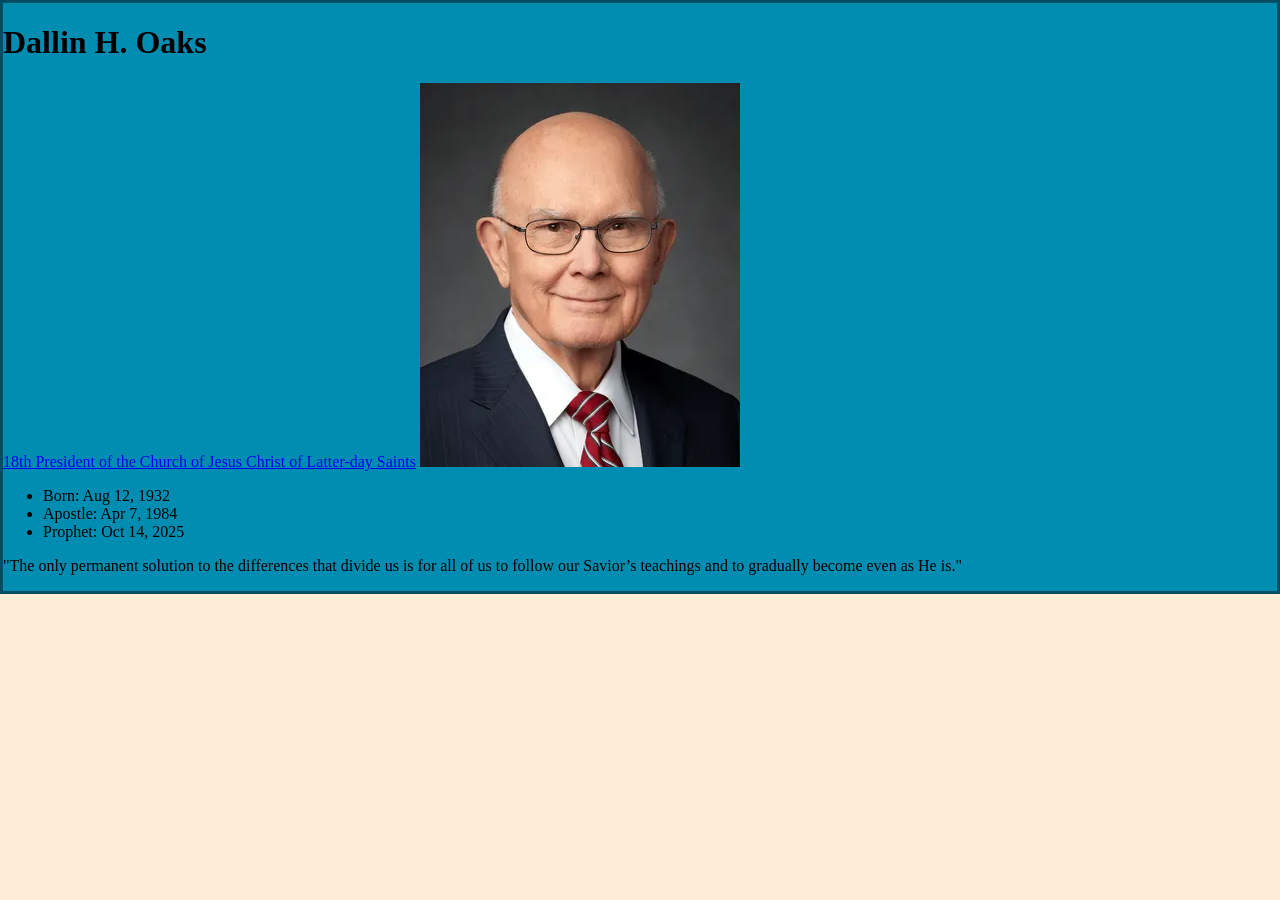
<file: ice/prophet_cards/oaks.html>
<!DOCTYPE html>
<html lang="en">
<head>
    <meta charset="UTF-8">
    <meta name="viewport" content="width=device-width, initial-scale=1.0">
    <title>Dallin H. Oaks</title>
    <style>
        body {
            background: #FFECD7;
            margin: auto;
        }
        #card {
            background: #008db1;
            border: #004E63 solid 3px;

        }

    </style>
</head>
<body>
    <div id="card">
        <h1> Dallin H. Oaks </h1>
    <a href= "https://www.churchofjesuschrist.org/learn/dallin-h-oaks?lang=eng"> 18th President of the Church of Jesus Christ of Latter-day Saints</a>
    <img src="images/oaks.webp" alt="Oaks prophet picture">
    <ul>
        <li>Born: Aug 12, 1932</li>
        <li>Apostle: Apr 7, 1984</li>
        <li>Prophet: Oct 14, 2025</li>
    </ul>
    <p> "The only permanent solution to the differences that divide us is for all of us to follow our Savior’s teachings and to
        gradually become even as He is."</p>
    </div>
</body>
</html>
</file>
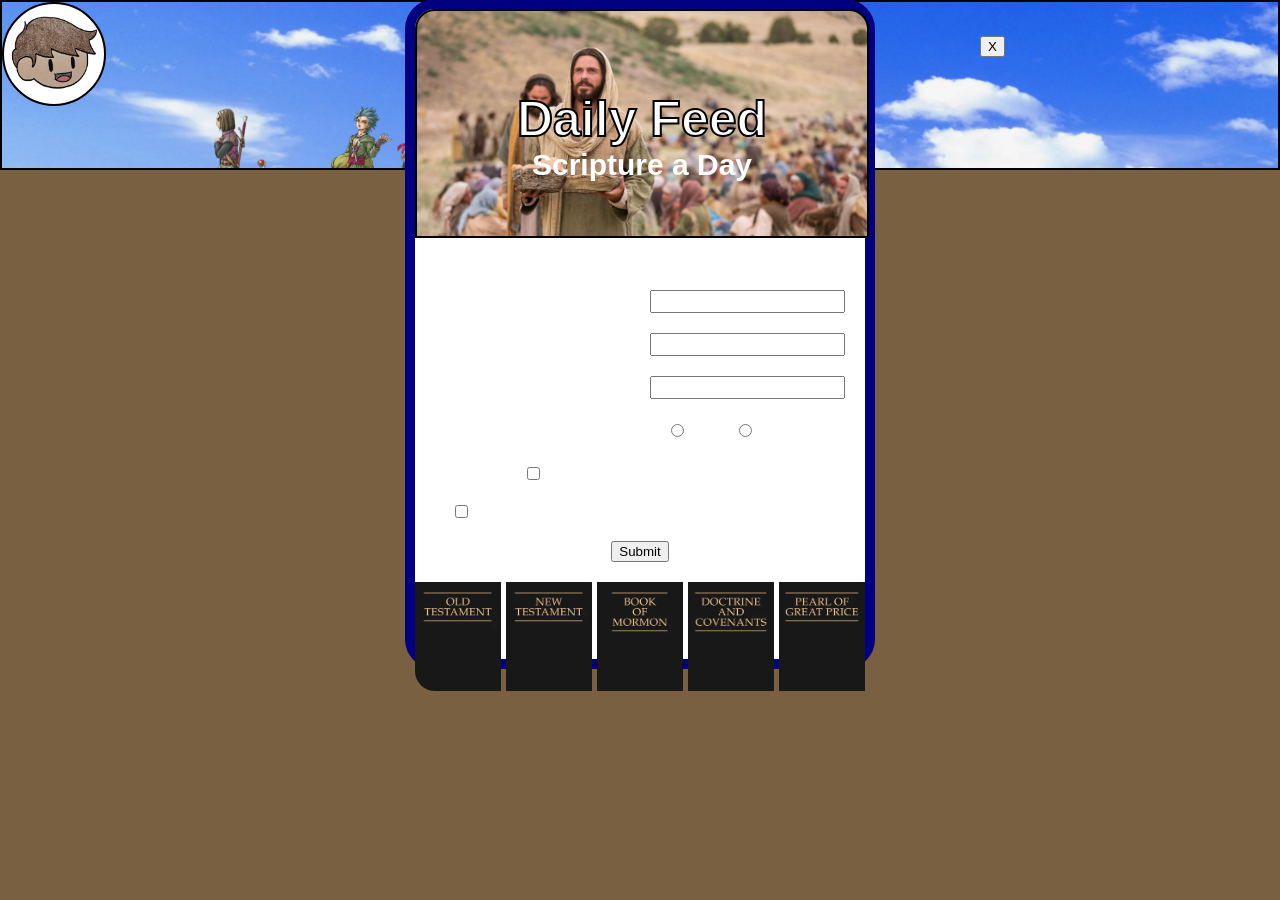
<file: ice/signup/signup.html>
<!DOCTYPE html>
<html lang="en">

<head>
    <meta charset="UTF-8">
    <meta name="viewport" content="width=device-width, initial-scale=1.0">
    <title>Daily Feed Sign Up</title>

    <style>
        * {
            margin: 0;
        }
        body {
            font-family: Arial, sans-serif;
            background: rgb(120, 96, 64);;
            text-decoration-color: white;
            background-size: cover;
            background-position: center;
            margin: 0;
        }
        header.title{
            border: 2px solid black;
            background-image: url(/images/filler-titlebg.png);
            background-size: cover;
            background-position: 0px 570px;
            height:auto;
            margin: 0;
        }
        #logo{
            border: 2px solid black;
            border-radius: 50%;
            width: 100px;
            height: 100px;
            background-color: white;
        }
        h1{
            text-align: center;
            font-size: 50px;
            color: white;
            -webkit-text-stroke-width: 2px;
            -webkit-text-stroke-color: black;
        }
        #top{
            background-color: #759AAB;
            width: 30px;
            margin: auto;
            position: sticky;
            top: 0;
            text-align:center;
            font-size: 30px;
            border:2px solid black;
            width: 300px;
            z-index: 9999;
        }
        nav a{
            margin-right: 20px;
            color: #401F3E;
        }
        #formContainer{
            margin:auto;
            margin-top: 5px;
            background: white;
            width: 450px;
            height: 650px;
            border: navy;
            border-style: solid;
            border-width: 10px;
            border-radius: 30px;
        }
        #top{
            background-image: url(images/jesus_feeds_5000.jpeg);
            width: 450px;
            height: 200px;
            background-size: cover;
            border-radius: 20px 20px 0 0;
            display: grid;
            align-content: center;
            justify-content: center;
            padding-top: 25px;
            color: white;
            font-size: 20px;
        }
        #closeBtn{
            position: absolute;
            top: 25px;
            left: 563px;
        }

        h3{
            text-align: center;
            margin: 5px 0 0 5px;
        }

        #myForm{
            display: grid;
            padding: 20px;
            gap: 20px;
            grid-template-columns: 1fr 1fr;
        }

        #bottom{
            display: grid;
            grid-column: 1/3;
            text-align: center;
            gap: 15px;
        }
        #mostBottom{
            display: grid;
            grid-template-columns: 1fr 1fr 1fr 1fr 1fr;
            gap: 5px;
        }
        img{
            width: 100%;
            height: 109px;
        }
        #first{
            border-radius: 0 0 0 20px;
        }
        #last{
            border-radius: 0 0 2    0px 0;   
        }
    </style>




</head>

<body>
        <header class="title">     
    <img id="logo" src="/images/chrislogo.png" alt="chris logo">
    <h1>Christopher Ellis</h1>
    </header>
    <nav id="top">
        <a href="index.html">Home</a>
        <a href="wwr/index.html">wwr</a>
        <a href="ice/index.html">ICE</a>
    <div id="formContainer">
        <div id="top">
            <button type="button" id="closeBtn">X</button>
            <h1>Daily Feed</h1>
            <h2>Scripture a Day</h2>
        </div>
        <h3>Sign Up for Daily Scripture Feed</h3>
        <form id="myForm">
            <label for="username">User Name:</label>
            <input type="text" id="username" name="username" required>

            <label for="password">Password:</label>
            <input type="password" id="password" name="password" required>

            <label for="email">Email:</label>
            <input type="email" id="email" name="email" required>

            <label>Gender:</label>
            <div>
                <input type="radio" id="male" name="gender" value="male" required>
                <label for="male">Male</label>
                <input type="radio" id="female" name="gender" value="female" required>
                <label for="female">Female</label>
            </div>

            <div id = "bottom">
                <section>
                    <input type="checkbox" id="newsletter" name="newsletter">
                    <label for="newsletter">Subscribe to newsletter</label>
                </section>

                <section>
                    <input type="checkbox" id="conditions" name="conditions" required>
                    <label for="conditions">I acknowledge the terms and conditions</label>
                </section>

                <section>
                    <button type="submit">Submit</button>
                </section>
            </div>
        </form>
        <div id = "mostBottom">
            <img id="first" src="images/old_testament.webp" alt="old_testament">
            <img src="images/new_testament.webp" alt="new_testament">
            <img src="images/book_of_mormon.webp" alt="book_of_mormon">
            <img src="images/doctrine_and_covenants.webp" alt="doctrine_and_covenants">
            <img id="last" src="images/pearl_of_great_price.webp" alt="pearl_of_great_price">
        </div>
    </div>

    <div id="output"></div>

    <script>
        // Here is some Javascript to start looking forward to wdd131
        document.getElementById("closeBtn").addEventListener("click", function () {
            document.getElementById("formContainer").style.display = "none";
         });
        const form = document.getElementById('myForm');
        const output = document.getElementById('output');

        form.addEventListener('submit', function (event) {
            event.preventDefault(); // Stop form from actually submitting

            const formData = new FormData(form);
            const entries = [];

            for (const [key, value] of formData.entries()) {
                if (key == "password") {
                    entries.push(`<strong>${key}</strong>: ${value} (you should probably encrypt the password)`);
                } else {
                    entries.push(`<strong>${key}</strong>: ${value}`);
                }
            }

            output.innerHTML = `
            <br>  
            <h3>Here is the data that would be sent to the server:</h3>
            <ul>
                ${entries.map(item => `<li>${item}</li>`).join('')}
            </ul>
            `;
                });
    </script>

</body>

</html>
</file>
<file: styles/styles.css>
body {
    font-family: Arial, sans-serif;
    background: #514F59;
    background-size: cover;
    background-position: center;
    margin: 0;
}
.container {
    background-color: #6D72C3;
    width: 90%;
    max-width: 1500px;
    margin: 0px auto 40px auto;          
    border-radius: 10px;
    box-shadow: 0 10px 30px rgba(0, 0, 0, 0.9);
    padding: 0px 30px; 

}
.container_two{
    display: grid;
    grid-template-columns: minmax(200px, 1fr ) minmax(200px, 1fr) minmax(200px, 1fr) minmax(200px, 1fr);
    grid-template-rows: minmax(200px, 1fr) minmax(200px, 1fr) minmax(200px, 1fr); 
    padding: 100px;
}

header.title{
    border: 2px solid black;
    background-image: url(/images/filler-titlebg.png);
    background-size: cover;
    background-position: 0px 570px;
    height:auto;
    margin: 0;
}

#logo{
    border: 2px solid black;
    border-radius: 50%;
    width: 100px;
    height: 100px;
    background-color: white;
}

h1{
    text-align: center;
    font-size: 50px;
    color: white;
    -webkit-text-stroke-width: 2px;
    -webkit-text-stroke-color: black;
}

#top{
    background-color: #759AAB;
    width: 30px;
    margin: auto;
    position: sticky;
    top: 0;
    text-align:center;
    font-size: 30px;
    border:2px solid black;
    width: 300px;
    z-index: 9999;
}
nav a{
    margin-right: 20px;
    color: #401F3E;

}
#about_img{   
    border: 4px solid black;
    margin-top: 30px;
    width: 300px;
    height: 300px;
    object-fit: cover;
    grid-column: 1/1;
    grid-row: 1/1;

}
.about_info{
    padding: 50px;
    grid-column: 2/2;
    grid-row: 1/1;
}


#purpose_img {
    border: 4px solid black;
    width: 300px;
    height: 300px;
    object-fit: cover;
    grid-column: 4/4;
    grid-row: 2/2;
}
.purpose_info{
    grid-column: 3/3;
    grid-row: 2/2;
}

.ICE{
    display: grid;
    grid-template-columns: 1fr 1fr;
    grid-template-rows: 1fr;
    grid-column: 1/1;
    grid-row: 3/3;
}
.ICE nav{
    grid-column: 1/1;
    grid-row: 2/2;
    width: 30px;
}

#newsletter{
    grid-column: 4/4;
    grid-row: 4/4;   
    border-style: 2px solid black;
    border-radius: 10px;
}
</file>
<file: wwr/styles/style.css>
body{
    background-color:#042A2B;
    font-family: Arial, Helvetica, sans-serif;
    padding:0;
    margin:0;}

    #content{
    max-width: 1600px;
    margin: 0 auto; }


    .logo{
        width: 80px;
        padding: 5px;} 
    #logo_link{
        padding-top:5px;}


header{ 
    background-color:#5EB1BF;
    color:black;}


    nav{
        display:flex;
        justify-content: space-evenly;
        list-style-type:none;
        margin: 0;
        padding: 0;}
    .nav a{
        text-align: center;
        color:#54F2F2;
        text-decoration: none;
        padding:35px;}
    nav a:hover{
        background-color:#5EB1BF;
        color:#F4E04D;}
    
.hero-img{
    width:80px}

#hero-msg h1{
    text-align: center;}
#hero-msg h4{
    text-align: center;}

    .home-title{
    color:#042A2B;
    background: #F4E04D;
    font-family: "IM Fell French Canon";
    font-size: 2em;
    margin-top: 10px}


.button-box{
    text-align: center;}


    main section{
        text-align: center;}

.rivers-card{    
margin: 200px 0;}

.camping-card{
margin: 200px 0;}

.rapids-card{
margin: 200px 0;}

.card-img{
border: 10px;}

#background{
height: 725px;
background-color: #042A2B;
color: black;}


    .msg{
    background-color:black;
    line-height:1.5em;
    padding:35px;}
    .msg h2{
        color:wheat;
        background-color: #5EB1BF;
        font-family: "IM Fell French Canon";}
    .msg p{
        color: #042A2B;
        background-color: aqua;
        font-family: Arial, Helvetica, sans-serif;
        font-size: .8em;
        padding-bottom: 15px;}


.book{
    background-color:black;
    color:#5EB1BF;
    text-decoration: none;
    font-family: Arial, Helvetica, sans-serif;
    font-size: 18px;
    padding:15px 30px;
    margin-top: 50px;
    border-radius: 5px;}
.join{
    background-color:black;
    color:#5EB1BF;
    text-decoration: none;
    font-family: Arial, Helvetica, sans-serif;
    font-size: 18px;
    margin-top: 50px;
    border-radius: 5px;}
.book:hover{
    background-color:black;
    color:#5EB1BF;}
.join:hover{
    background-color:black;
    color:#5EB1BF;}


    footer{
        background-color:#F4E04D;
        color:#5EB1BF;
        padding: 25px 50px;
        margin-top: 100px;
        margin-bottom: 100px;}
    footer a{
        background-color: black;
        color: #5EB1BF;
        text-decoration: none;}
    footer a:hover{
        color:#54F2F2;
        background-color:blanchedalmond;}
    footer p{
        font-size: 1.2em;}
    footer p a:hover{
        text-decoration: underline;}

.icon{
    width: 80px;
    padding-top:10px;}


    h2{
        margin:0;}
    footer .social img{
        padding-top: 15px}
    h4{
        color:whitesmoke;
        background-color:#5EB1BF;}


main section img{
    box-sizing: border-box;}
</file>
<file: ice/valentines/valentines/styles/styles.css>
/* Add your CSS here to style your valentines day page */

/* ---------- Base ---------- */
* {
  box-sizing: border-box;
}

body {
  margin: 0;
  font-family: system-ui, -apple-system, Segoe UI, Roboto, Arial, sans-serif;
  line-height: 1.6;
  background: linear-gradient(135deg, #fff1f2, #ffe4e6, #fff7ed);
  color: #1f2937;
}

#wrapper {
  max-width: 1000px;
  margin: 28px auto;
  background: rgba(255, 255, 255, 0.85);
  border-radius: 18px;
  overflow: hidden;
  box-shadow: 0 18px 45px rgba(0, 0, 0, 0.12);
  border: 1px solid rgba(0, 0, 0, 0.06);
}

/* ---------- Header / Nav ---------- */
header {
  background: linear-gradient(90deg, #fb7185, #f43f5e);
  color: white;
}

nav {
  padding: 14px 18px;
}

nav ul {
  list-style: none;
  margin: 0;
  padding: 0;
  display: flex;
  gap: 12px;
  justify-content: center;
  flex-wrap: wrap;
}

nav li {
  padding: 10px 16px;
  border-radius: 999px;
  background: rgba(255, 255, 255, 0.18);
  border: 1px solid rgba(255, 255, 255, 0.25);
  font-weight: 600;
  letter-spacing: 0.2px;
  cursor: default;
  transition: transform 0.2s ease, background 0.2s ease;
}

nav li:hover {
  background: rgba(255, 255, 255, 0.28);
  transform: translateY(-1px);
}

/* ---------- Main ---------- */
main {
  padding: 30px 26px 18px;
}

h1 {
  margin: 6px 0 18px;
  text-align: center;
  font-size: clamp(2.1rem, 4vw, 3rem);
  letter-spacing: 0.5px;
  color: #be123c;
  text-shadow: 0 2px 0 rgba(255, 255, 255, 0.75);
}

img {
  display: block;
  width: min(720px, 100%);
  margin: 0 auto 26px;
  border-radius: 18px;
  box-shadow: 0 14px 30px rgba(244, 63, 94, 0.22);
  border: 1px solid rgba(0, 0, 0, 0.06);
}

/* ---------- Sections / Cards ---------- */
section {
  background: rgba(255, 255, 255, 0.9);
  border: 1px solid rgba(0, 0, 0, 0.06);
  border-radius: 16px;
  padding: 18px 18px 16px;
  box-shadow: 0 10px 22px rgba(0, 0, 0, 0.06);
  margin: 14px 0;
  position: relative;
  overflow: hidden;
}

/* subtle decorative accent */
section::before {
  content: "";
  position: absolute;
  inset: 0;
  background: radial-gradient(circle at top right, rgba(251, 113, 133, 0.22), transparent 55%);
  pointer-events: none;
}

h2 {
  margin: 0 0 10px;
  color: #e11d48;
  font-size: 1.35rem;
  letter-spacing: 0.3px;
}

p {
  margin: 0;
  color: #334155;
}

/* ---------- Footer ---------- */
footer {
  text-align: center;
  padding: 16px 14px;
  background: linear-gradient(90deg, #fff1f2, #ffe4e6);
  color: #9f1239;
  font-weight: 600;
  border-top: 1px solid rgba(0, 0, 0, 0.06);
}

/* ---------- Responsive tweaks ---------- */
@media (max-width: 600px) {
  main {
    padding: 22px 16px 12px;
  }

  nav ul {
    gap: 10px;
  }

  nav li {
    padding: 10px 14px;
  }
}
</file>
<file: ice/favorite_devo/styles/styles.css>
body {
    font-family: Arial, sans-serif;
    background: #514F59;
    text-decoration-color: white;
    background-size: cover;
    background-position: center;
    margin: 0;
}
header.title{
    border: 2px solid black;
    background-image: url(/images/filler-titlebg.png);
    background-size: cover;
    background-position: 0px 570px;
    height:auto;
    margin: 0;
}
#logo{
    border: 2px solid black;
    border-radius: 50%;
    width: 100px;
    height: 100px;
    background-color: white;
}
h1{
    text-align: center;
    font-size: 50px;
    color: white;
    -webkit-text-stroke-width: 2px;
    -webkit-text-stroke-color: black;
}
#top{
    background-color: #759AAB;
    width: 30px;
    margin: auto;
    position: sticky;
    top: 0;
    text-align:center;
    font-size: 30px;
    border:2px solid black;
    width: 300px;
    z-index: 9999;
}
nav a{
    margin-right: 20px;
    color: #401F3E;
}

.container {
  text-align: center;
}

.header {
  padding: 20px 0;
}

.header-image {
  background-image: url('../images/icenter.png'); /* Replace with your image */
  background-repeat: no-repeat;
  background-position: center;
  height: 150px;
  display: flex;
  flex-direction: column;
  justify-content: center;
  color: white;

}

.header-image h1 {
  margin: 0;
  line-height: 0.9;
    font-size: 3.5em;
  font-weight: bold;
  text-shadow: 2px 2px 4px rgba(0, 0, 0, 0.7);
  background: #00000055;
}

.content-box {
  background-color: white;
  margin: 30px auto;
  width: 90%;
  max-width: 900px;
  padding: 40px;
  box-shadow: 5px 5px 0px black;
  min-height: 400px;
}

table.table {
  border: 4px solid #555555;
  background-color: #555555;
  width: 400px;
  text-align: center;
  border-collapse: collapse;
}
table.table td, table.table th {
  border: 1px solid #555555;
  padding: 5px 10px;
}
table.table tbody td {
  font-size: 12px;
  font-weight: bold;
  color: #FFFFFF;
}
table.table td:nth-child(even) {
  background: #398AA4;
}
table.table thead {
  background: #398AA4;
  border-bottom: 10px solid #398AA4;
}
table.table thead th {
  font-size: 15px;
  font-weight: bold;
  color: #FFFFFF;
  text-align: left;
  border-left: 2px solid #398AA4;
}
table.table thead th:first-child {
  border-left: none;
}

table.table tfoot td {
  font-size: 13px;
}
table.table tfoot .links {
  text-align: right;
}
table.table tfoot .links a{
  display: inline-block;
  background: #FFFFFF;
  color: #398AA4;
  padding: 2px 8px;
  border-radius: 5px;
}
table, th, td {
  border:1px solid black;
  margin: auto;
}
#form{
    border:1px solid black;
}
</file>
<file: ice/positioning/positionstyles.css>
/* CSS - Name: "positionstyles.css" */
/* Activity 1 styles */

body {
    font-family: Arial, sans-serif;
    background: #514F59;
    text-decoration-color: white;
    background-size: cover;
    background-position: center;
    margin: 0;
}
header.title{
    border: 2px solid black;
    background-image: url(/images/filler-titlebg.png);
    background-size: cover;
    background-position: 0px 570px;
    height:auto;
    margin: 0;
}
#logo{
    border: 2px solid black;
    border-radius: 50%;
    width: 100px;
    height: 100px;
    background-color: white;
}
h1{
    text-align: center;
    font-size: 50px;
    color: white;
    -webkit-text-stroke-width: 2px;
    -webkit-text-stroke-color: black;
}
#top{
    background-color: #759AAB;
    width: 30px;
    margin: auto;
    position: sticky;
    top: 0;
    text-align:center;
    font-size: 30px;
    border:2px solid black;
    width: 300px;
    z-index: 9999;
}
nav a{
    margin-right: 20px;
    color: #401F3E;
}
.content1 {
  display: grid;
  grid-template-columns: 1fr 1fr;
  justify-items: center;
  gap: 20px;

}
.red1 { 
  width: 100%; 
  height: 100px; 
  background-color: red; 
  grid-column: 1/3;

} 
.green1 {
  width: 200px; 
  height: 200px; 
  background-color: green; 

} 
.yellow1 {
  width: 200px; 
  height: 200px; 
  background-color: gold; 
} 
.blue1 {
  width: 100%; 
  height: 100px; 
  background-color: blue; 
  grid-column: 1/3
} 
/* Activity 2 styles */ 
.content2 {
  display: grid;
  grid-template-columns: 50px 50px 50px 50px 50px;
  grid-template-rows: 50px 50px 50px 50px 50px;

}
.red2 {
  width: 100px; 
  height: 100px; 
  background-color: red;
  grid-column: 1/3;
  grid-row:1/2 
} 
.green2 { 
  width: 100px; 
  height: 100px; 
  background-color: green;
  grid-column: 2/4;
  grid-row: 2/4; 
} 
.yellow2 {
  width: 100px; 
  height: 100px; 
  background-color: gold; 
  grid-column: 3/5;
  grid-row: 3/5;
} 
.blue2 {
  width: 100px; 
  height: 100px; 
  background-color: blue; 
  grid-column: 4/6;
  grid-row: 4/6;
} 
/* Activity 3 styles */ 
.content3 {
  display: grid;
  grid-template-columns: 1fr 1fr;
  grid-template-rows: 1fr 1fr 1fr;
  justify-items: center;
}
.red3 {
  width: 100%; 
  height: 100px; 
  background-color: red; 
  grid-column:1/4;
  grid-row:1/2
} 
.green3 {
  width: 50%; 
  height: 200px; 
  background-color: green;
  grid-column:1/3;
  grid-row: 2/3;
  gap: 5px;
} 
.yellow3 {
  width: 50%; 
  height: 200px; 
  background-color: gold; 
  grid-column:1/3;
  grid-row: 2/3;
} 
.blue3 {
  width: 100%;
  height: 100px; 
  background-color: blue; 
  grid-column:1/4;
  grid-row:3/4;
} 
/* Activity 4 styles */ 
.content4 {
  /* This is the parent of the activity 4 boxes. */
  height: 400px;
}
.red4 {
  width: 100px; 
  height: 100px; 
  background-color: red; 
} 
.green4 {
  width: 100px; 
  height: 100px; 
  background-color: green; 
} 
.yellow4 {
  width: 100px; 
  height: 100px; 
  background-color: gold; 
} 
.blue4 {
  width: 100px; 
  height: 100px; 
  background-color: blue; 
} 
/* Activity 5 styles */ 
.content5 {
  /* This is the parent of the activity 5 boxes. */
  height: 400px;
}
.red5 { 
  width: 100px; 
  height: 100px; 
  background-color: red; 
} 
.green5 { 
  width: 100px; 
  height: 100px; 
  background-color: green; 

} 
.yellow5 {
  width: 100px; 
  height: 100px; 
  background-color: gold; 

} 
.blue5 {
  width: 100px; 
  height: 100px; 
  background-color: blue; 
} 
/* Activity 6 styles */ 
.content6 {
  /* This is the parent of the activity 6 boxes. */
}
.red6 {
  width: 100px; 
  height: 100px; 
  background-color: red; 
} 
.green6 {
  width: 100px; 
  height: 100px; 
  background-color: green; 
} 
.yellow6 {
  width: 100px; 
  height: 100px; 
  background-color: gold; 
} 
.blue6 {
  width: 100px; 
  height: 100px; 
  background-color: blue; 
} 


/* Do not make any changes below here */
.activity {
  width: 70%; 
  margin: 20px auto; 
  font-family: Arial, sans-serif; 
  border: 1px solid black; 
  padding: 10px; 
  clear:both; 
  overflow: auto;
} 

.hint {
  border: 1px solid grey;
  background: #e0e0e0;
  padding: .5em;
  position: relative;
  margin: 1em 0;
}
.hint h3 {
  margin: 0;
}
.hint:hover {
  background: #d0d0d0;
}
.hint > div {
  display: none;
}

.hint input[type=checkbox] {
  position: absolute;
  width: 100%;
  height: 100%;
  opacity: 0;
  z-index: 1;
  cursor: pointer;
}

.hint input[type=checkbox]:checked ~ div {
  display: block;
}

.hint i {
  position: absolute;
  transform: translate(-6px, 0);
  margin-top: 16px;
  right: 10px;
  top: -3px;
}
.hint i:before, .hint i:after {
  content: "";
  position: absolute;
  background-color: black;
  width: 3px;
  height: 9px;
}
.hint i:before {
  transform: translate(2px, 0) rotate(45deg);
}
.hint i:after {
  transform: translate(-2px, 0) rotate(-45deg);
}

.hint input[type=checkbox]:checked ~ i:before {
  transform: translate(-2px, 0) rotate(45deg);
}
.hint input[type=checkbox]:checked ~ i:after {
  transform: translate(2px, 0) rotate(-45deg);
}
.hint a {
  position: relative;
  z-index: 1;
}
</file>
